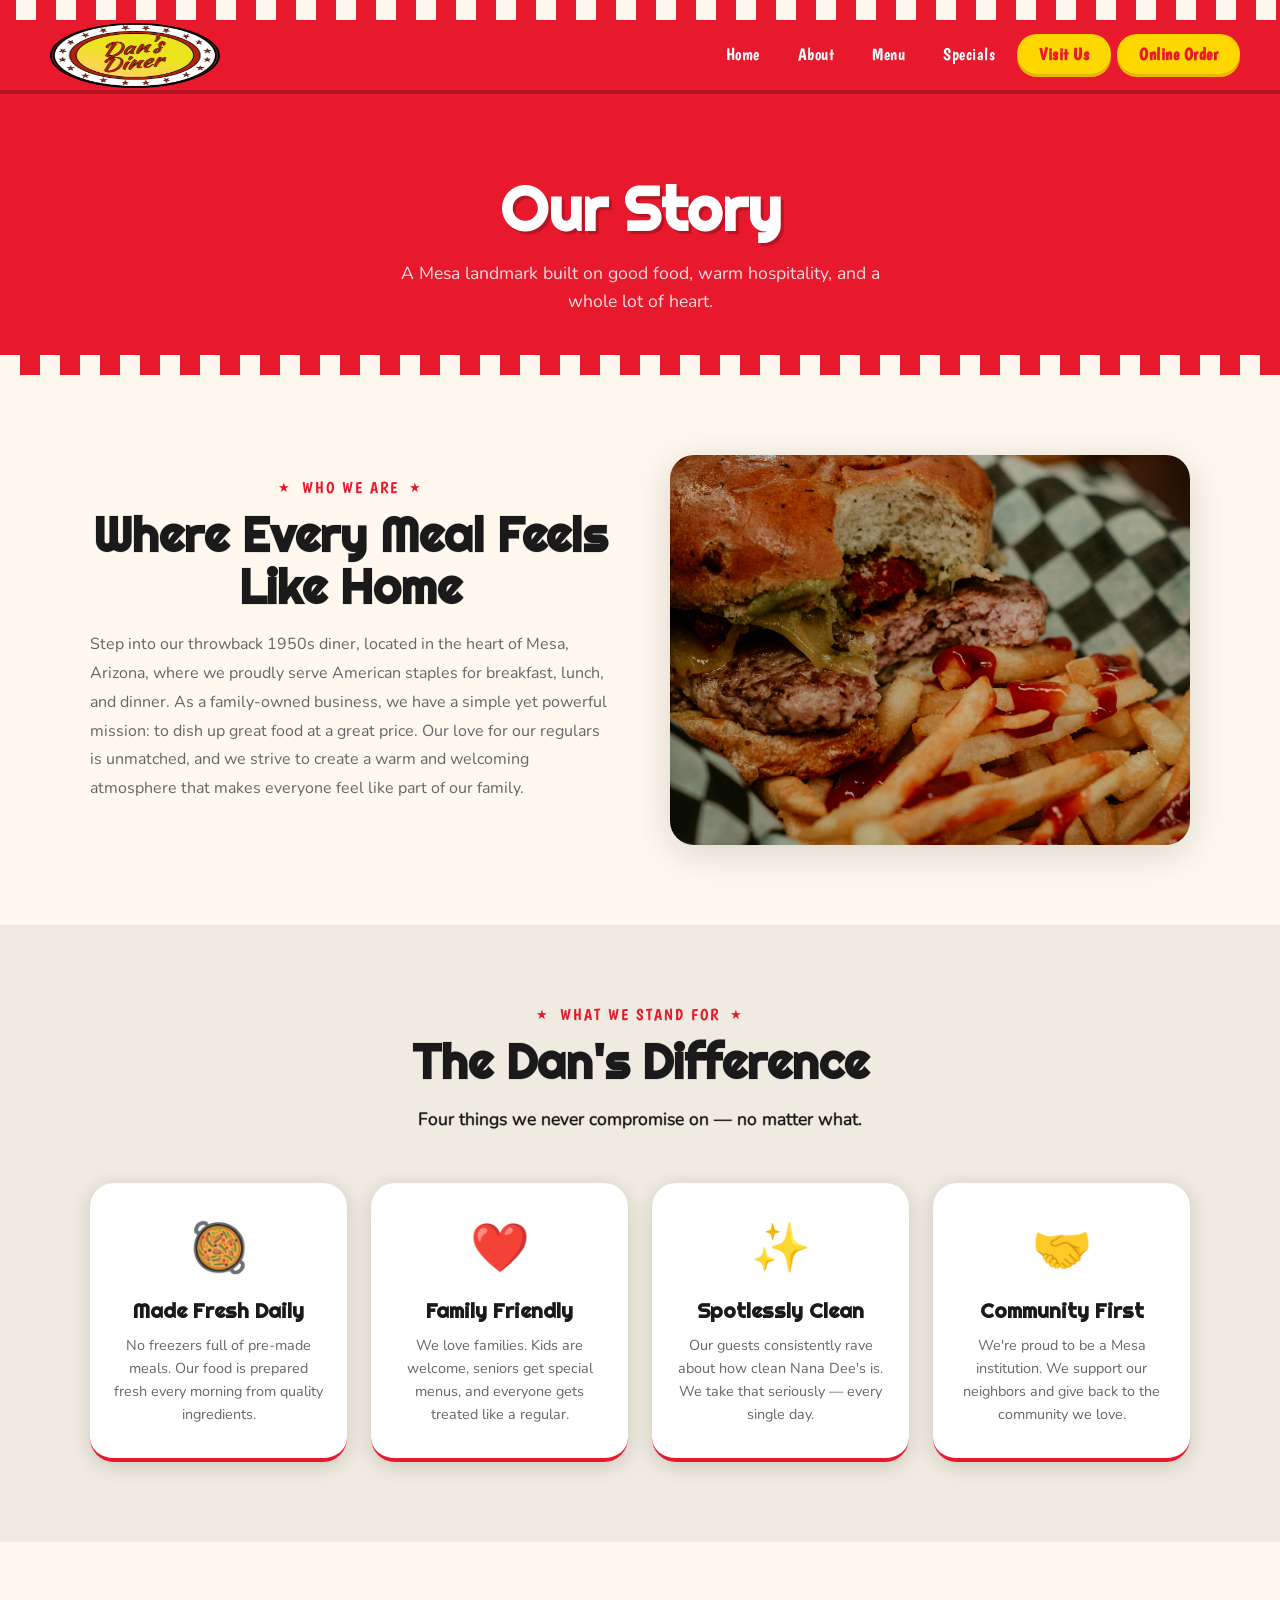
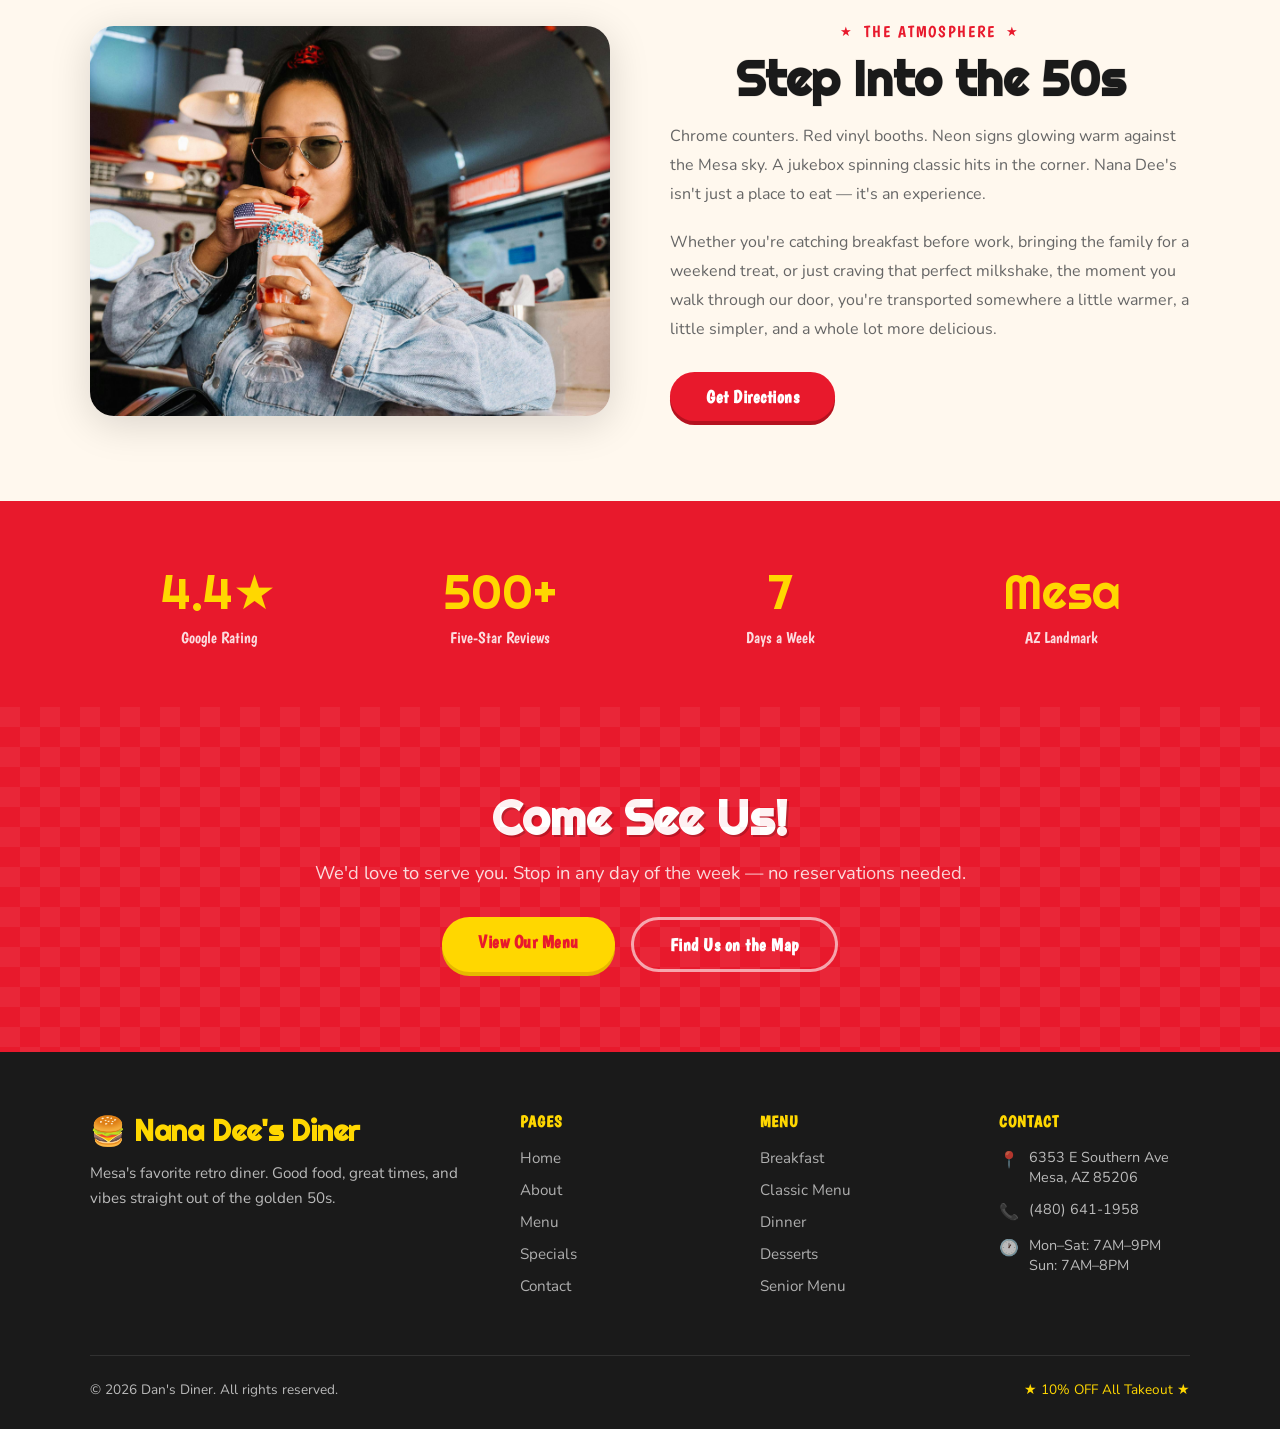
<file: about.html>
<!DOCTYPE html>
<html lang="en">
<head>
  <!-- Google tag (gtag.js) -->
<script async src="https://www.googletagmanager.com/gtag/js?id=G-YQJY8ZWJ82"></script>
<script>
  window.dataLayer = window.dataLayer || [];
  function gtag(){dataLayer.push(arguments);}
  gtag('js', new Date());
  gtag('config', 'G-YQJY8ZWJ82');
</script>
  <meta charset="UTF-8" />
  <meta name="viewport" content="width=device-width, initial-scale=1.0" />
  <title>About — Dan's Diner</title>
  <meta name="description" content="Learn about Dan's Diner — Mesa, AZ's favorite retro diner since 1990. Family owned, fresh food daily, and a true 50s experience.">
  <link rel="stylesheet" href="css/style.css" />
</head>
<body>

   <div class="checker-stripe"></div>

  <!-- NAV -->
  <nav class="nav">
    <div class="nav-inner">
  <a href="index.html" class="nav-logo"><img src="/dans-diner.png" alt="Dan's Diner" style="height:65px; width:200px; margin-left:-30px;"></a>
      <ul class="nav-links">
        <li><a href="index.html">Home</a></li>
        <li><a href="about.html">About</a></li>
        <li><a href="menu.html">Menu</a></li>
        <li><a href="specials.html">Specials</a></li>
        <li><a href="contact.html" class="nav-cta">Visit Us</a></li>
        <li><a href="online-orders.html" class="nav-cta">Online Order</a></li>
      </ul>
      <div class="hamburger" id="navToggle"><span></span><span></span><span></span></div>
    </div>
  </nav>


  <div class="page-hero">
    <h1>Our Story</h1>
    <p>A Mesa landmark built on good food, warm hospitality, and a whole lot of heart.</p>
  </div>

  <!-- STORY SECTION -->
  <section>
    <div class="section-inner">
     <div class="about-two-col">
  <div>
    <div class="section-label">Who We Are</div>
    <h2 class="section-title">Where Every Meal Feels Like Home</h2>
    <p style="color:var(--gray); line-height:1.8; margin-bottom:20px;">
      Step into our throwback 1950s diner, located in the heart of Mesa, Arizona, where we proudly serve American staples for breakfast, lunch, and dinner. As a family-owned business, we have a simple yet powerful mission: to dish up great food at a great price. Our love for our regulars is unmatched, and we strive to create a warm and welcoming atmosphere that makes everyone feel like part of our family.
    </p>
  </div>
  <div>
    <img src="/burger-and-fries.jpg"
      alt="Dan's Diner Interior"
      style="border-radius:24px; box-shadow:0 8px 40px rgba(0,0,0,0.15); width:100%; object-fit:cover; aspect-ratio:4/3;"
    />
  </div>
</div>
    </div>
  </section>

  <!-- VALUES -->
  <section style="background:var(--light-gray);">
    <div class="section-inner">
      <div class="section-label" style="justify-content:center;">What We Stand For</div>
      <h2 class="section-title" style="text-align:center;">The Dan's Difference</h2>
      <p class="section-subtitle" style="text-align:center; margin-left:auto; margin-right:auto;">Four things we never compromise on — no matter what.</p>

      <div class="about-values">
        <div class="value-card fade-up">
          <div class="value-icon">🥘</div>
          <h3>Made Fresh Daily</h3>
          <p>No freezers full of pre-made meals. Our food is prepared fresh every morning from quality ingredients.</p>
        </div>
        <div class="value-card fade-up" style="transition-delay:0.1s">
          <div class="value-icon">❤️</div>
          <h3>Family Friendly</h3>
          <p>We love families. Kids are welcome, seniors get special menus, and everyone gets treated like a regular.</p>
        </div>
        <div class="value-card fade-up" style="transition-delay:0.2s">
          <div class="value-icon">✨</div>
          <h3>Spotlessly Clean</h3>
          <p>Our guests consistently rave about how clean Nana Dee's is. We take that seriously — every single day.</p>
        </div>
        <div class="value-card fade-up" style="transition-delay:0.3s">
          <div class="value-icon">🤝</div>
          <h3>Community First</h3>
          <p>We're proud to be a Mesa institution. We support our neighbors and give back to the community we love.</p>
        </div>
      </div>
    </div>
  </section>
 
  <!-- ATMOSPHERE -->
  <section>
    <div class="section-inner">
      <div class="about-two-col">
        <div class="fade-up">
          <img src="/diner-milkshake.jpg"
            alt="Diner jukebox and retro decor"
            style="border-radius:24px; box-shadow:0 8px 40px rgba(0,0,0,0.15); width:100%; object-fit:cover; aspect-ratio:4/3;"
          />
        </div>
        <div class="fade-up" style="transition-delay:0.2s">
          <div class="section-label">The Atmosphere</div>
          <h2 class="section-title">Step Into the 50s</h2>
          <p style="color:var(--gray); line-height:1.8; margin-bottom:20px;">
            Chrome counters. Red vinyl booths. Neon signs glowing warm against the Mesa sky. A jukebox spinning classic hits in the corner. Nana Dee's isn't just a place to eat — it's an experience.
          </p>
          <p style="color:var(--gray); line-height:1.8; margin-bottom:28px;">
            Whether you're catching breakfast before work, bringing the family for a weekend treat, or just craving that perfect milkshake, the moment you walk through our door, you're transported somewhere a little warmer, a little simpler, and a whole lot more delicious.
          </p>
          <a href="contact.html" class="btn btn-red">Get Directions</a>
        </div>
      </div>
    </div>
  </section>

  <!-- STATS BANNER -->
  <div style="background:var(--red); padding:60px 24px;">
  <div class="stats-grid">
    <div class="fade-up">
      <div style="font-family:var(--font-display); font-size:3rem; color:var(--yellow);">4.4★</div>
      <div style="color:rgba(255,255,255,0.85); font-family:var(--font-accent); font-size:1rem; margin-top:6px;">Google Rating</div>
    </div>
    <div class="fade-up">
      <div style="font-family:var(--font-display); font-size:3rem; color:var(--yellow);">500+</div>
      <div style="color:rgba(255,255,255,0.85); font-family:var(--font-accent); font-size:1rem; margin-top:6px;">Five-Star Reviews</div>
    </div>
    <div class="fade-up">
      <div style="font-family:var(--font-display); font-size:3rem; color:var(--yellow);">7</div>
      <div style="color:rgba(255,255,255,0.85); font-family:var(--font-accent); font-size:1rem; margin-top:6px;">Days a Week</div>
    </div>
    <div class="fade-up">
      <div style="font-family:var(--font-display); font-size:3rem; color:var(--yellow);">Mesa</div>
      <div style="color:rgba(255,255,255,0.85); font-family:var(--font-accent); font-size:1rem; margin-top:6px;">AZ Landmark</div>
    </div>
  </div>
</div>

  <div class="cta-banner">
    <h2>Come See Us!</h2>
    <p>We'd love to serve you. Stop in any day of the week — no reservations needed.</p>
    <div style="display:flex; gap:16px; justify-content:center; flex-wrap:wrap;">
      <a href="menu.html" class="btn btn-primary">View Our Menu</a>
      <a href="contact.html" class="btn btn-outline">Find Us on the Map</a>
    </div>
  </div>

  <footer>
    <div class="footer-inner">
      <div class="footer-top">
        <div class="footer-brand">
          <h3>🍔 Nana Dee's Diner</h3>
          <p>Mesa's favorite retro diner. Good food, great times, and vibes straight out of the golden 50s.</p>
        </div>
        <div class="footer-col">
          <h4>Pages</h4>
          <ul>
            <li><a href="index.html">Home</a></li>
            <li><a href="about.html">About</a></li>
            <li><a href="menu.html">Menu</a></li>
            <li><a href="specials.html">Specials</a></li>
            <li><a href="contact.html">Contact</a></li>
          </ul>
        </div>
        <div class="footer-col">
          <h4>Menu</h4>
          <ul>
            <li><a href="menu.html#breakfast">Breakfast</a></li>
            <li><a href="menu.html#classic">Classic Menu</a></li>
            <li><a href="menu.html#dinner">Dinner</a></li>
            <li><a href="menu.html#dessert">Desserts</a></li>
            <li><a href="menu.html#senior">Senior Menu</a></li>
          </ul>
        </div>
        <div class="footer-col">
          <h4>Contact</h4>
          <div class="footer-contact-item"><span>📍</span><span>6353 E Southern Ave<br>Mesa, AZ 85206</span></div>
          <div class="footer-contact-item"><span>📞</span><span>(480) 641-1958</span></div>
          <div class="footer-contact-item"><span>🕐</span><span>Mon–Sat: 7AM–9PM<br>Sun: 7AM–8PM</span></div>
        </div>
      </div>
      <div class="footer-bottom">
        <span>© 2026 Dan's Diner. All rights reserved.</span>
        <span style="color: var(--yellow);">★ 10% OFF All Takeout ★</span>
      </div>
    </div>
  </footer>
<button class="back-to-top" id="backToTop" aria-label="Back to top">
  <img src="/back-to-top.png" alt="back to top" style="width:44px; height:50px; display:block;">
</button>
  <script src="js/main.js"></script>
</body>
</html>
</file>
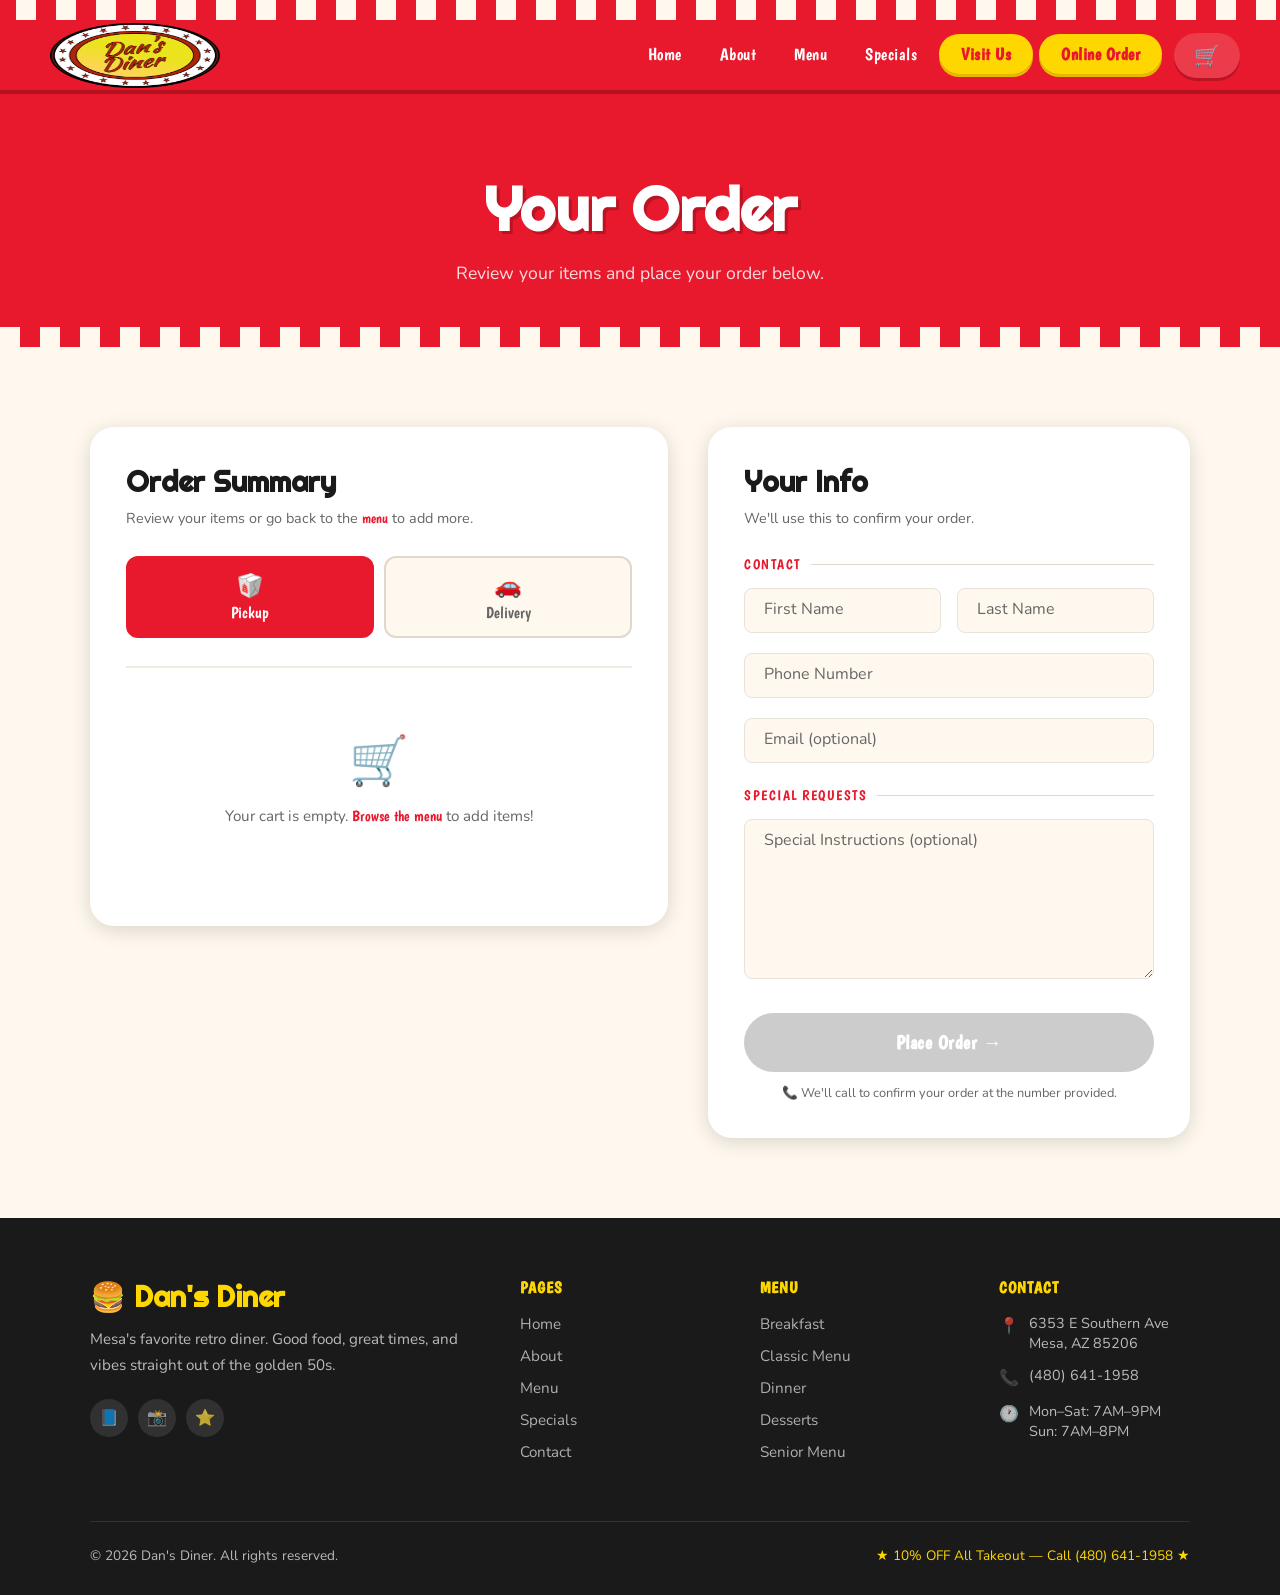
<file: checkout.html>
<!DOCTYPE html>
<html lang="en">
<head>
  <!-- Google tag (gtag.js) -->
<script async src="https://www.googletagmanager.com/gtag/js?id=G-YQJY8ZWJ82"></script>
<script>
  window.dataLayer = window.dataLayer || [];
  function gtag(){dataLayer.push(arguments);}
  gtag('js', new Date());
  gtag('config', 'G-YQJY8ZWJ82');
</script>
  <meta charset="UTF-8" />
  <meta name="viewport" content="width=device-width, initial-scale=1.0" />
  <title>Checkout — Dan's Diner</title>
  <link rel="stylesheet" href="css/style.css" />
</head>
<body>

  <div class="checker-stripe"></div>

  <nav class="nav">
    <div class="nav-inner">
      <a href="index.html" class="nav-logo"><img src="/dans-diner.png" alt="Dan's Diner" style="height:65px; width:200px; margin-left:-30px;"></a>
      <div style="display:flex; align-items:center; gap:12px;">
        <ul class="nav-links">
          <li><a href="index.html">Home</a></li>
          <li><a href="about.html">About</a></li>
          <li><a href="menu.html">Menu</a></li>
          <li><a href="specials.html">Specials</a></li>
          <li><a href="contact.html" class="nav-cta">Visit Us</a></li>
          <li><a href="online-orders.html" class="nav-cta">Online Order</a></li>
        </ul>
        <div class="hamburger" id="navToggle"><span></span><span></span><span></span></div>
        <a href="checkout.html" class="cart-icon" id="cartBtn">
          🛒 <span class="cart-count" id="cartCount">0</span>
        </a>
      </div>
    </div>
  </nav>

  <div class="page-hero">
    <h1>Your Order</h1>
    <p>Review your items and place your order below.</p>
  </div>

  <section>
    <div class="section-inner">
      <div class="checkout-grid">

        <!-- LEFT: Order Summary -->
        <div class="order-summary">
          <h2>Order Summary</h2>
          <p class="order-summary-subtitle">Review your items or go back to the <a href="menu.html" style="color:var(--red); font-family:var(--font-accent);">menu</a> to add more.</p>

          <!-- Pickup / Delivery Toggle -->
          <div class="order-type-toggle">
            <button class="order-type-btn active" id="pickupBtn" onclick="setOrderType('pickup')">
              <span>🥡</span> Pickup
            </button>
            <button class="order-type-btn" id="deliveryBtn" onclick="setOrderType('delivery')">
              <span>🚗</span> Delivery
            </button>
          </div>

          <div class="discount-badge" id="discountBadge">
            🎉 10% takeout discount applied automatically!
          </div>

          <!-- Cart Items -->
          <div class="cart-items" id="cartItems">
            <div class="cart-empty">
              <div class="cart-empty-icon">🛒</div>
              <p>Your cart is empty. <a href="menu.html">Browse the menu</a> to add items!</p>
            </div>
          </div>

          <!-- Totals -->
          <div class="order-totals" id="orderTotals" style="display:none;">
            <div class="total-row">
              <span>Subtotal</span>
              <span id="subtotalVal">$0.00</span>
            </div>
            <div class="total-row discount" id="discountRow" style="display:none;">
              <span>10% Pickup Discount</span>
              <span id="discountVal">-$0.00</span>
            </div>
            <div class="total-row grand">
              <span>Total</span>
              <span id="totalVal">$0.00</span>
            </div>
          </div>
        </div>

        <!-- RIGHT: Customer Info -->
        <div class="customer-form">
          <h2>Your Info</h2>
          <p class="customer-form-subtitle">We'll use this to confirm your order.</p>

          <div class="section-divider">Contact</div>

          <div class="form-row">
            <div class="float-field">
              <input type="text" id="firstName" name="first_name" placeholder=" " required />
              <label for="firstName">First Name</label>
            </div>
            <div class="float-field">
              <input type="text" id="lastName" name="last_name" placeholder=" " required />
              <label for="lastName">Last Name</label>
            </div>
          </div>

          <div class="float-field">
            <input type="tel" id="phone" name="phone" placeholder=" " required />
            <label for="phone">Phone Number</label>
          </div>

          <div class="float-field">
            <input type="email" id="email" name="email" placeholder=" " />
            <label for="email">Email (optional)</label>
          </div>

          <!-- Delivery Address (shown only for delivery) -->
          <div class="delivery-fields" id="deliveryFields">
            <div class="section-divider">Delivery Address</div>
            <div class="float-field">
              <input type="text" id="address" name="address" placeholder=" " />
              <label for="address">Street Address</label>
            </div>
            <div class="form-row">
              <div class="float-field">
                <input type="text" id="city" name="city" placeholder=" " />
                <label for="city">City</label>
              </div>
              <div class="float-field">
                <input type="text" id="zip" name="zip" placeholder=" " />
                <label for="zip">ZIP Code</label>
              </div>
            </div>
          </div>

          <div class="section-divider">Special Requests</div>

          <div class="float-field">
            <textarea id="notes" name="notes" placeholder=" "></textarea>
            <label for="notes">Special Instructions (optional)</label>
          </div>

          <button class="place-order-btn" id="placeOrderBtn" onclick="placeOrder()">
            Place Order →
          </button>
          <p class="secure-note">📞 We'll call to confirm your order at the number provided.</p>
        </div>

      </div>
    </div>
  </section>

  <footer>
    <div class="footer-inner">
      <div class="footer-top">
        <div class="footer-brand">
          <h3>🍔 Dan's Diner</h3>
          <p>Mesa's favorite retro diner. Good food, great times, and vibes straight out of the golden 50s.</p>
          <div class="footer-social">
            <div class="social-btn">📘</div>
            <div class="social-btn">📸</div>
            <div class="social-btn">⭐</div>
          </div>
        </div>
        <div class="footer-col">
          <h4>Pages</h4>
          <ul>
            <li><a href="index.html">Home</a></li>
            <li><a href="about.html">About</a></li>
            <li><a href="menu.html">Menu</a></li>
            <li><a href="specials.html">Specials</a></li>
            <li><a href="contact.html">Contact</a></li>
          </ul>
        </div>
        <div class="footer-col">
          <h4>Menu</h4>
          <ul>
            <li><a href="menu.html#breakfast">Breakfast</a></li>
            <li><a href="menu.html#classic">Classic Menu</a></li>
            <li><a href="menu.html#dinner">Dinner</a></li>
            <li><a href="menu.html#dessert">Desserts</a></li>
            <li><a href="menu.html#senior">Senior Menu</a></li>
          </ul>
        </div>
        <div class="footer-col">
          <h4>Contact</h4>
          <div class="footer-contact-item"><span>📍</span><span>6353 E Southern Ave<br>Mesa, AZ 85206</span></div>
          <div class="footer-contact-item"><span>📞</span><span>(480) 641-1958</span></div>
          <div class="footer-contact-item"><span>🕐</span><span>Mon–Sat: 7AM–9PM<br>Sun: 7AM–8PM</span></div>
        </div>
      </div>
      <div class="footer-bottom">
        <span>© 2026 Dan's Diner. All rights reserved.</span>
        <span style="color: var(--yellow);">★ 10% OFF All Takeout — Call (480) 641-1958 ★</span>
      </div>
    </div>
  </footer>

  <script src="js/main.js"></script>
  <script src="js/cart.js"></script>
  <script>
    let orderType = 'pickup';

    function setOrderType(type) {
      orderType = type;
      document.getElementById('pickupBtn').classList.toggle('active', type === 'pickup');
      document.getElementById('deliveryBtn').classList.toggle('active', type === 'delivery');
      document.getElementById('deliveryFields').classList.toggle('visible', type === 'delivery');
      renderCart();
    }

    function renderCart() {
      const items = Cart.items;
      const container = document.getElementById('cartItems');
      const totalsEl = document.getElementById('orderTotals');
      const discountBadge = document.getElementById('discountBadge');
      const discountRow = document.getElementById('discountRow');

      if (!items || items.length === 0) {
        container.innerHTML = `
          <div class="cart-empty">
            <div class="cart-empty-icon">🛒</div>
            <p>Your cart is empty. <a href="menu.html">Browse the menu</a> to add items!</p>
          </div>`;
        totalsEl.style.display = 'none';
        document.getElementById('placeOrderBtn').disabled = true;
        discountBadge.classList.remove('visible');
        return;
      }

      document.getElementById('placeOrderBtn').disabled = false;
      totalsEl.style.display = 'block';

      container.innerHTML = items.map(item => `
        <div class="cart-line">
          <div class="cart-line-name">${item.name}</div>
          <div class="cart-line-qty">
            <button class="qty-btn" onclick="changeQty('${item.id}', -1)">−</button>
            <span class="qty-num">${item.qty}</span>
            <button class="qty-btn" onclick="changeQty('${item.id}', 1)">+</button>
          </div>
          <div class="cart-line-price">$${(item.price * item.qty).toFixed(2)}</div>
        </div>
      `).join('');

      const subtotal = Cart.total();
      const isPickup = orderType === 'pickup';
      const discount = isPickup ? subtotal * 0.10 : 0;
      const total = subtotal - discount;

      document.getElementById('subtotalVal').textContent = `$${subtotal.toFixed(2)}`;
      document.getElementById('discountVal').textContent = `-$${discount.toFixed(2)}`;
      document.getElementById('totalVal').textContent = `$${total.toFixed(2)}`;

      discountRow.style.display = isPickup ? 'flex' : 'none';
      discountBadge.classList.toggle('visible', isPickup);
    }

    function changeQty(id, delta) {
      Cart.updateQty(id, delta);
      renderCart();
    }

    function placeOrder() {
      const firstName = document.getElementById('firstName').value.trim();
      const phone = document.getElementById('phone').value.trim();

      if (!firstName || !phone) {
        alert('Please enter your name and phone number before placing your order.');
        return;
      }

      if (Cart.items.length === 0) {
        alert('Your cart is empty!');
        return;
      }

      // Build order summary string for thank you page
      const items = Cart.items.map(i => `${i.qty}x ${i.name} ($${(i.price * i.qty).toFixed(2)})`).join(', ');
      const subtotal = Cart.total();
      const discount = orderType === 'pickup' ? subtotal * 0.10 : 0;
      const total = subtotal - discount;
      const lastName = document.getElementById('lastName').value.trim();
      const email = document.getElementById('email').value.trim();

      // Save order info to sessionStorage for thank you page
      sessionStorage.setItem('dinerOrder', JSON.stringify({
        name: `${firstName} ${lastName}`.trim(),
        phone,
        email,
        orderType,
        items,
        total: total.toFixed(2),
        discount: discount.toFixed(2)
      }));

      Cart.clear();
      window.location.href = 'thankyou.html';
    }

    // Init
    renderCart();
  </script>
</body>
</html>
</file>
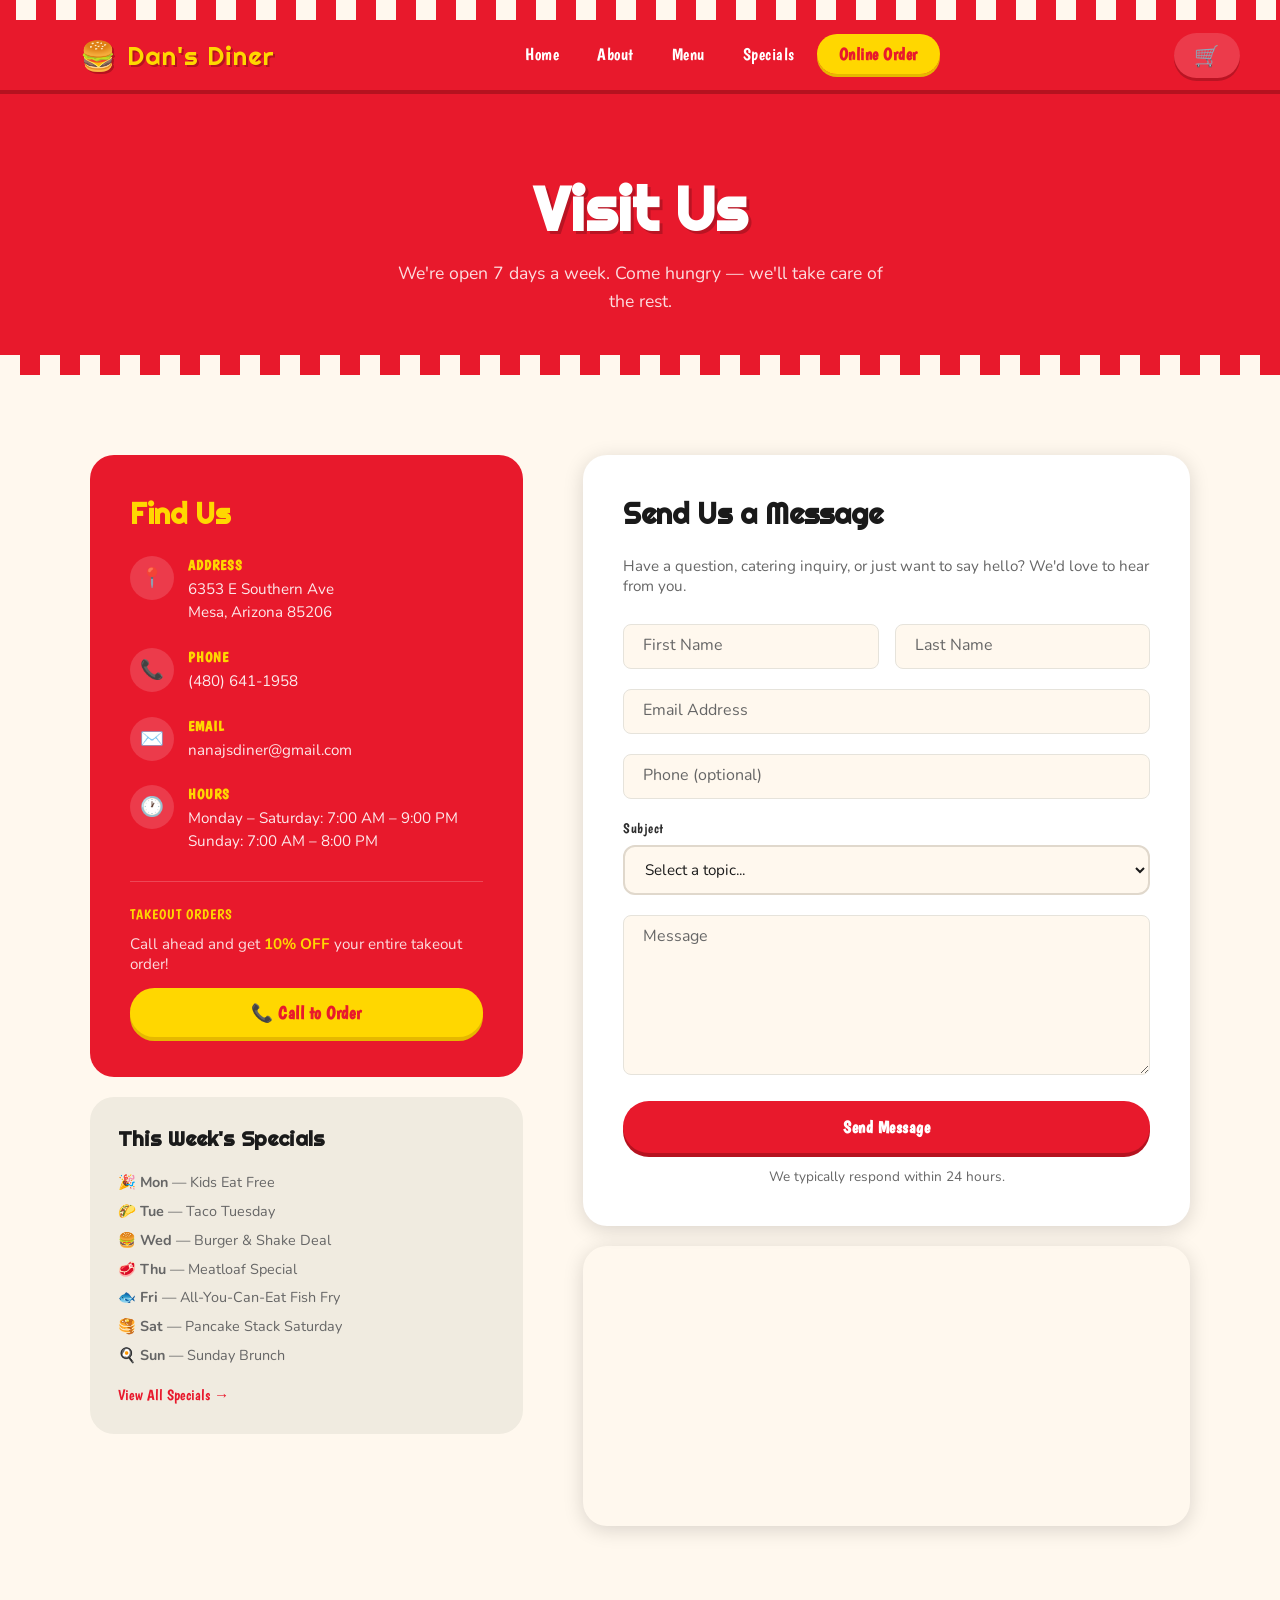
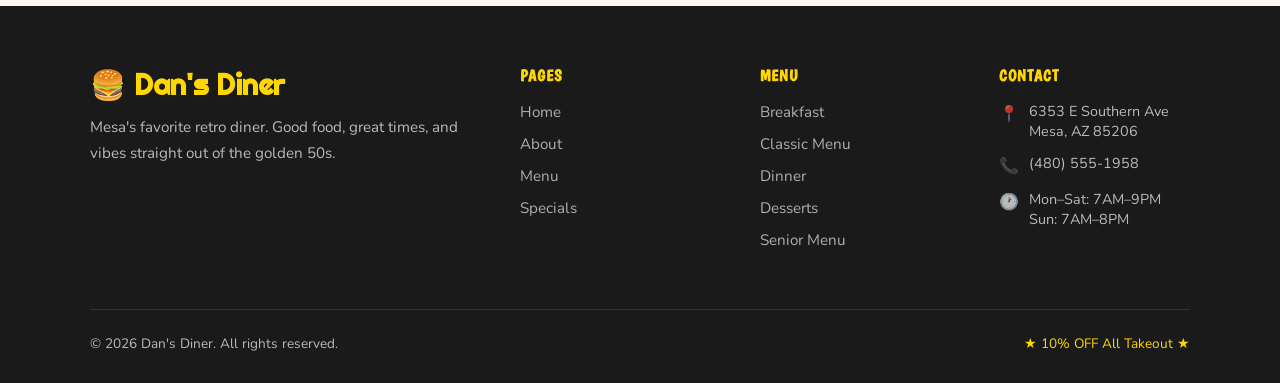
<file: contact.html>
<!DOCTYPE html>
<html lang="en">
<head>
  <!-- Google tag (gtag.js) -->
<script async src="https://www.googletagmanager.com/gtag/js?id=G-YQJY8ZWJ82"></script>
<script>
  window.dataLayer = window.dataLayer || [];
  function gtag(){dataLayer.push(arguments);}
  gtag('js', new Date());
  gtag('config', 'G-YQJY8ZWJ82');
</script>
  <meta charset="UTF-8" />
  <meta name="viewport" content="width=device-width, initial-scale=1.0" />
  <meta name="description" content="Visit Dan's Diner at 6353 E Southern Ave, Mesa AZ 85206. Open 7 days a week. Call (480) 641-1958 or send us a message.">
  <title>Contact & Hours — Nana Dee's Diner</title>
  <link rel="stylesheet" href="css/style.css" />
</head>
<body>

  <div class="checker-stripe"></div>

  <nav class="nav">
    <div class="nav-inner">
      <a href="index.html" class="nav-logo"><span>🍔</span> Dan's Diner</a>
      <ul class="nav-links">
        <li><a href="index.html">Home</a></li>
        <li><a href="about.html">About</a></li>
        <li><a href="menu.html">Menu</a></li>
        <li><a href="specials.html">Specials</a></li>
        <li><a href="online-orders.html" class="nav-cta">Online Order</a></li>
      </ul>
      <div class="hamburger"><span></span><span></span><span></span></div>
        <a href="checkout.html" class="cart-icon" id="cartBtn">
        🛒 <span class="cart-count" id="cartCount">0</span>
      </a>
    </div>
  </nav>

  <div class="page-hero">
    <h1>Visit Us</h1>
    <p>We're open 7 days a week. Come hungry — we'll take care of the rest.</p>
  </div>

  <section>
    <div class="section-inner">
      <div class="contact-grid">

        <!-- LEFT: Contact Info -->
        <div class="fade-up">
          <div class="contact-info-card">
            <h3>Find Us</h3>

            <div class="contact-detail">
              <div class="contact-detail-icon">📍</div>
              <div class="contact-detail-text">
                <h4>Address</h4>
                <p>6353 E Southern Ave<br>Mesa, Arizona 85206</p>
              </div>
            </div>

            <div class="contact-detail">
              <div class="contact-detail-icon">📞</div>
              <div class="contact-detail-text">
                <h4>Phone</h4>
                <p><a href="tel:+14806411958" style="color:inherit;">(480) 641-1958</a></p>
              </div>
            </div>

            <div class="contact-detail">
              <div class="contact-detail-icon">✉️</div>
              <div class="contact-detail-text">
                <h4>Email</h4>
                <p><a href="mailto:nanajsdiner@gmail.com" style="color:inherit;">nanajsdiner@gmail.com</a></p>
              </div>
            </div>

            <div class="contact-detail">
              <div class="contact-detail-icon">🕐</div>
              <div class="contact-detail-text">
                <h4>Hours</h4>
                <p>Monday – Saturday: 7:00 AM – 9:00 PM<br>Sunday: 7:00 AM – 8:00 PM</p>
              </div>
            </div>

            <div style="margin-top:28px; padding-top:24px; border-top:1px solid rgba(255,255,255,0.2);">
              <div style="font-family:var(--font-accent); font-size:0.85rem; color:var(--yellow); letter-spacing:1px; text-transform:uppercase; margin-bottom:12px;">Takeout Orders</div>
              <p style="font-size:0.95rem; color:rgba(255,255,255,0.85); margin-bottom:14px;">Call ahead and get <strong style="color:var(--yellow);">10% OFF</strong> your entire takeout order!</p>
              <a href="tel:+14806411958" class="btn btn-primary" style="display:block; text-align:center;">📞 Call to Order</a>
            </div>
          </div>

          <!-- Hours Card -->
          <div style="background:var(--light-gray); border-radius:var(--radius-lg); padding:28px; margin-top:20px;">
            <h4 style="font-family:var(--font-display); font-size:1.3rem; margin-bottom:16px; color:var(--black);">This Week's Specials</h4>
            <div style="font-size:0.9rem; color:var(--gray); line-height:2;">
              <div>🎉 <strong>Mon</strong> — Kids Eat Free</div>
              <div>🌮 <strong>Tue</strong> — Taco Tuesday</div>
              <div>🍔 <strong>Wed</strong> — Burger & Shake Deal</div>
              <div>🥩 <strong>Thu</strong> — Meatloaf Special</div>
              <div>🐟 <strong>Fri</strong> — All-You-Can-Eat Fish Fry</div>
              <div>🥞 <strong>Sat</strong> — Pancake Stack Saturday</div>
              <div>🍳 <strong>Sun</strong> — Sunday Brunch</div>
            </div>
            <a href="specials.html" style="display:inline-block; margin-top:16px; font-family:var(--font-accent); color:var(--red); font-size:0.95rem;">View All Specials →</a>
          </div>
        </div>

        <!-- RIGHT: Contact Form + Map -->
        <div class="fade-up" style="transition-delay:0.2s">
          <div class="contact-form">
            <h3>Send Us a Message</h3>
            <p style="color:var(--gray); margin-bottom:28px; font-size:0.95rem;">Have a question, catering inquiry, or just want to say hello? We'd love to hear from you.</p>
            <form target="_blank" action="https://formsubmit.co/evostudiosllc@gmail.com" method="POST">
         <!-- hidden fields -->
            <input type="hidden" name="_subject" value="New Message — Dan's Diner">
            <input type="hidden" name="_captcha" value="false">

            <div class="form-row">
              <div class="float-field">
                <input type="text" name="first_name" placeholder=" " />
                <label>First Name</label>
              </div>
              <div class="float-field">
                <input type="text" name="last_name" placeholder=" " />
                <label>Last Name</label>
              </div>
            </div>

            <div class="float-field">
              <input type="email" name="email_address" placeholder=" " />
              <label>Email Address</label> 
            </div>

            <div class="float-field">
              <input type="tel" name="phone" placeholder=" " />
              <label>Phone (optional)</label>
            </div>

            <div class="form-group">
              <label>Subject</label>
              <select name="subject">
                <option value="">Select a topic...</option>
                <option>General Question</option>
                <option>Catering Inquiry</option>
                <option>Group Reservation</option>
                <option>Feedback</option>
                <option>Employment</option>
                <option>Other</option>
              </select>
            </div>

            <div class="float-field">
              <textarea name="message" placeholder=" "></textarea>
              <label>Message</label>
            </div>

            <button  type="submit" class="btn btn-red" style="width:100%; font-size:1.05rem; padding:16px;">Send Message</button>
            <p style="text-align:center; margin-top:14px; font-size:0.85rem; color:var(--gray);">We typically respond within 24 hours.</p>
          </form>
          </div>

          <!-- Map Embed -->
          <div style="margin-top:20px; border-radius:var(--radius-lg); overflow:hidden; box-shadow:var(--shadow);">
            <iframe
              src="https://www.google.com/maps/embed?pb=!1m18!1m12!1m3!1d3330.5!2d-111.7265!3d33.3804!2m3!1f0!2f0!3f0!3m2!1i1024!2i768!4f13.1!3m3!1m2!1s0x872ba6f09f8b8db5%3A0x1a2b3c4d5e6f7a8b!2s6353%20E%20Southern%20Ave%2C%20Mesa%2C%20AZ%2085206!5e0!3m2!1sen!2sus!4v1234567890"
              width="100%"
              height="280"
              style="border:0; display:block;"
              allowfullscreen=""
              loading="lazy"
              referrerpolicy="no-referrer-when-downgrade"
              title="Nana Dee's Diner Location"
            ></iframe>
          </div>
        </div>

      </div>
    </div>
  </section>

  <footer>
    <div class="footer-inner">
      <div class="footer-top">
        <div class="footer-brand">
          <h3>🍔 Dan's Diner</h3>
          <p>Mesa's favorite retro diner. Good food, great times, and vibes straight out of the golden 50s.</p>
        </div>
        <div class="footer-col">
          <h4>Pages</h4>
          <ul>
            <li><a href="index.html">Home</a></li>
            <li><a href="about.html">About</a></li>
            <li><a href="menu.html">Menu</a></li>
            <li><a href="specials.html">Specials</a></li>
          </ul>
        </div>
        <div class="footer-col">
          <h4>Menu</h4>
          <ul>
            <li><a href="menu.html#breakfast">Breakfast</a></li>
            <li><a href="menu.html#classic">Classic Menu</a></li>
            <li><a href="menu.html#dinner">Dinner</a></li>
            <li><a href="menu.html#dessert">Desserts</a></li>
            <li><a href="menu.html#senior">Senior Menu</a></li>
          </ul>
        </div>
        <div class="footer-col">
          <h4>Contact</h4>
          <div class="footer-contact-item"><span>📍</span><span>6353 E Southern Ave<br>Mesa, AZ 85206</span></div>
          <div class="footer-contact-item"><span>📞</span><span>(480) 555-1958</span></div>
          <div class="footer-contact-item"><span>🕐</span><span>Mon–Sat: 7AM–9PM<br>Sun: 7AM–8PM</span></div>
        </div>
      </div>
      <div class="footer-bottom">
        <span>© 2026 Dan's Diner. All rights reserved.</span>
        <span style="color: var(--yellow);">★ 10% OFF All Takeout ★</span>
      </div>
    </div>
  </footer>

  <script src="js/main.js"></script>
  <script src="js/cart.js"></script>
</body>
</html>
</file>
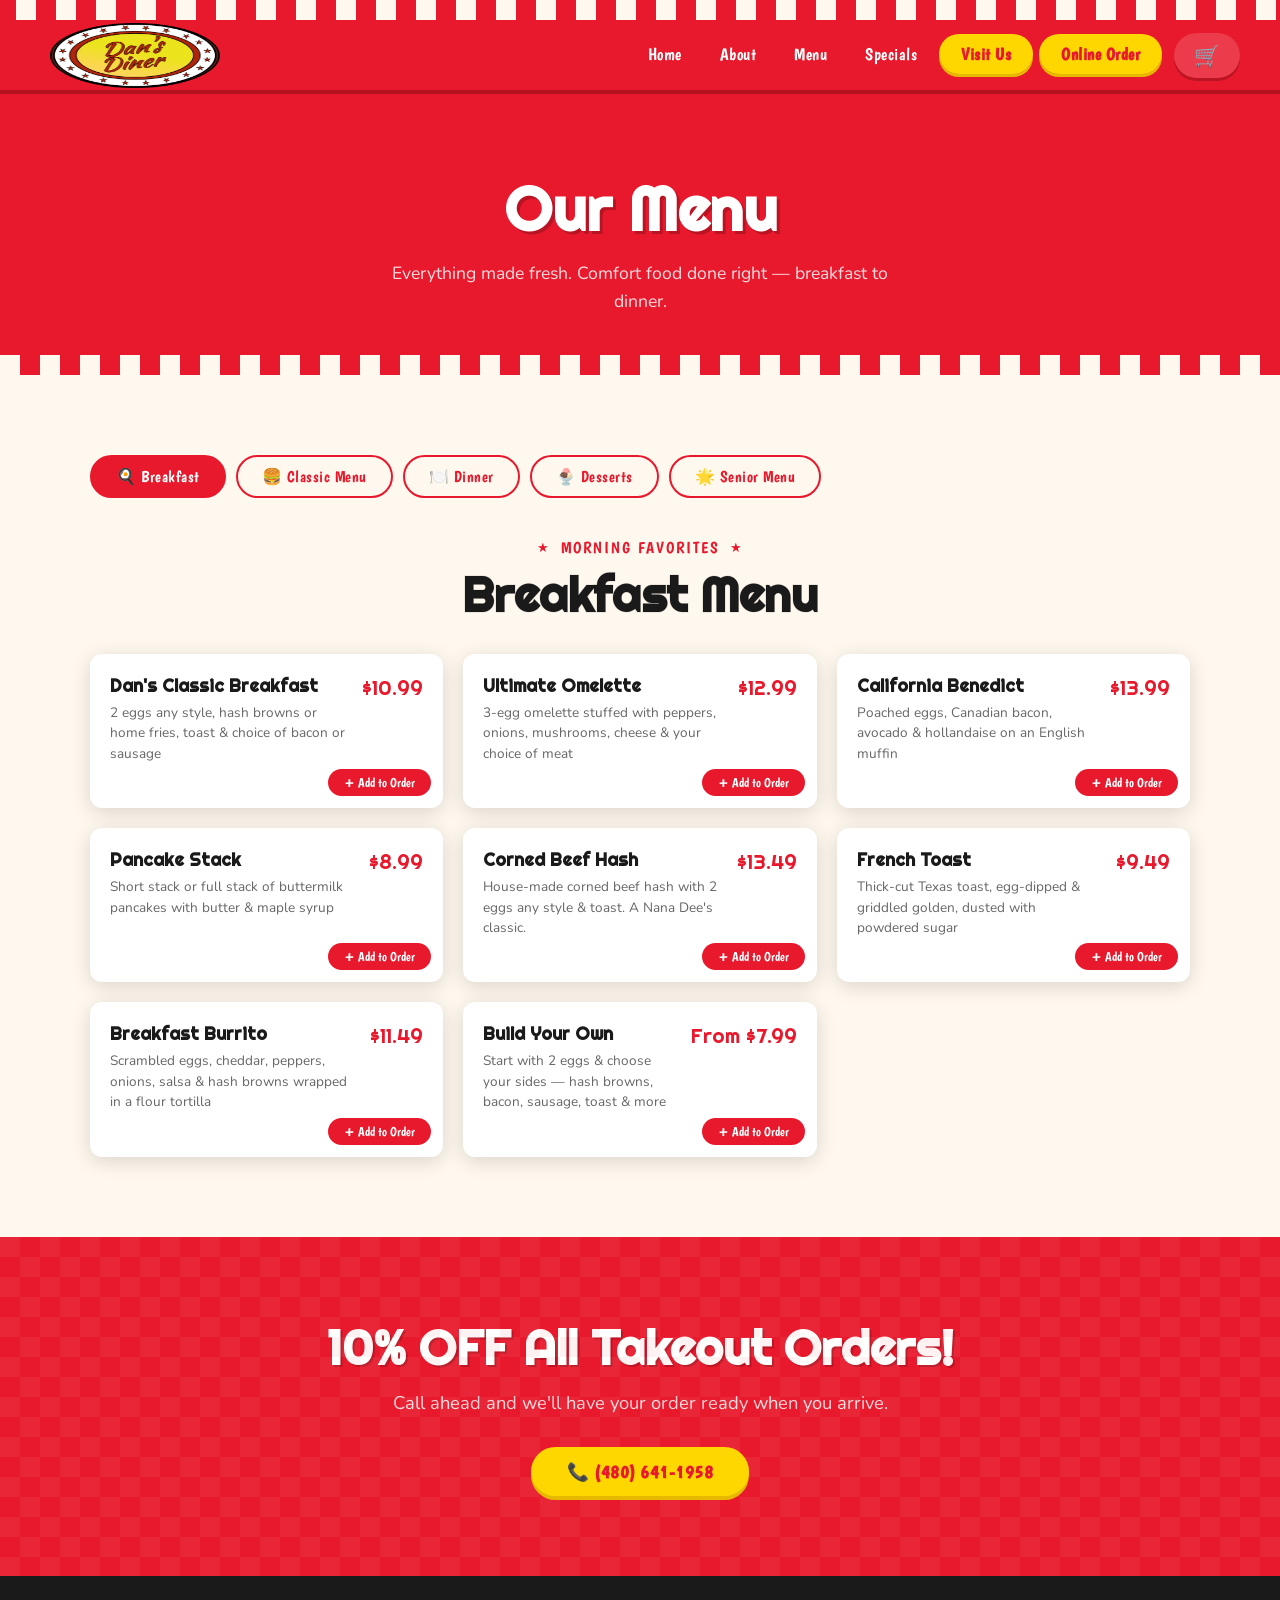
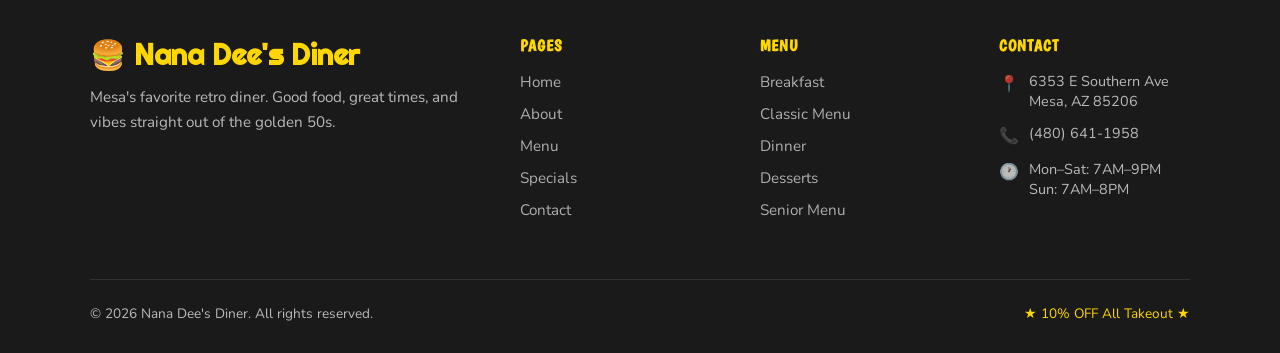
<file: menu.html>
<!DOCTYPE html>
<html lang="en">
<head>
  <!-- Google tag (gtag.js) -->
<script async src="https://www.googletagmanager.com/gtag/js?id=G-YQJY8ZWJ82"></script>
<script>
  window.dataLayer = window.dataLayer || [];
  function gtag(){dataLayer.push(arguments);}
  gtag('js', new Date());
  gtag('config', 'G-YQJY8ZWJ82');
</script>
  <meta charset="UTF-8" />
  <meta name="viewport" content="width=device-width, initial-scale=1.0" />
  <title>Dan's Diner — Vintage Restaurant in Mesa, AZ</title>
<meta name="description" content="Browse Dan's Diner full menu — breakfast, lunch, dinner, desserts & senior menu. Classic 50s comfort food in Mesa, AZ.">
  <link rel="stylesheet" href="css/style.css" />
</head>
<body>

  <div class="checker-stripe"></div>

 <nav class="nav">
  <div class="nav-inner">
    <a href="index.html" class="nav-logo"><img src="/dans-diner.png" alt="Dan's Diner" style="height:65px; width:200px; margin-left:-30px;"></a>
    <div style="display:flex; align-items:center; gap:12px;">
      <ul class="nav-links">
        <li><a href="index.html">Home</a></li>
        <li><a href="about.html">About</a></li>
        <li><a href="menu.html">Menu</a></li>
        <li><a href="specials.html">Specials</a></li>
        <li><a href="contact.html" class="nav-cta">Visit Us</a></li>
        <li><a href="online-orders.html" class="nav-cta">Online Order</a></li>
      </ul>
      <div class="hamburger" id="navToggle"><span></span><span></span><span></span></div>
      <a href="checkout.html" class="cart-icon" id="cartBtn">
        🛒 <span class="cart-count" id="cartCount">0</span>
      </a>
    </div>
  </div>
</nav>
  <div class="page-hero">
    <h1>Our Menu</h1>
    <p>Everything made fresh. Comfort food done right — breakfast to dinner.</p>
  </div>

  <section>
    <div class="section-inner">

      <div class="menu-tabs">
        <button class="menu-tab active" data-tab="breakfast">🍳 Breakfast</button>
        <button class="menu-tab" data-tab="classic">🍔 Classic Menu</button>
        <button class="menu-tab" data-tab="dinner">🍽️ Dinner</button>
        <button class="menu-tab" data-tab="dessert">🍨 Desserts</button>
        <button class="menu-tab" data-tab="senior">🌟 Senior Menu</button>
      </div>

      <!-- BREAKFAST -->
      <div id="breakfast" class="menu-section">
        <div class="section-label">Morning Favorites</div>
        <h2 class="section-title" style="margin-bottom:32px;">Breakfast Menu</h2>
        <div class="menu-items-grid">
          <div class="menu-item"><div class="menu-item-info"><h3>Dan's Classic Breakfast</h3><p>2 eggs any style, hash browns or home fries, toast & choice of bacon or sausage</p></div><div class="menu-item-price">$10.99</div>
          <button class="add-to-cart-btn" data-name="Dan's Classic Breakfast" data-price="10.99">+ Add to Order</button>
        </div>
          <div class="menu-item"><div class="menu-item-info"><h3>Ultimate Omelette</h3><p>3-egg omelette stuffed with peppers, onions, mushrooms, cheese & your choice of meat</p></div><div class="menu-item-price">$12.99</div>
          <button class="add-to-cart-btn" data-name="Ultimate Omelette" data-price="12.99">+ Add to Order</button>
        </div>
          <div class="menu-item"><div class="menu-item-info"><h3>California Benedict</h3><p>Poached eggs, Canadian bacon, avocado & hollandaise on an English muffin</p></div><div class="menu-item-price">$13.99</div>
          <button class="add-to-cart-btn" data-name="California Benedict" data-price="13.99">+ Add to Order</button>
        </div>
          <div class="menu-item"><div class="menu-item-info"><h3>Pancake Stack</h3><p>Short stack or full stack of buttermilk pancakes with butter & maple syrup</p></div><div class="menu-item-price">$8.99</div>
          <button class="add-to-cart-btn" data-name="Pancake Stack" data-price="8.99">+ Add to Order</button>
        </div>
          <div class="menu-item"><div class="menu-item-info"><h3>Corned Beef Hash</h3><p>House-made corned beef hash with 2 eggs any style & toast. A Nana Dee's classic.</p></div><div class="menu-item-price">$13.49</div>
          <button class="add-to-cart-btn" data-name="Corned Beef Hash" data-price="13.49">+ Add to Order</button>
        </div>
          <div class="menu-item"><div class="menu-item-info"><h3>French Toast</h3><p>Thick-cut Texas toast, egg-dipped & griddled golden, dusted with powdered sugar</p></div><div class="menu-item-price">$9.49</div>
          <button class="add-to-cart-btn" data-name="French Toast" data-price="9.49">+ Add to Order</button>
        </div>
          <div class="menu-item"><div class="menu-item-info"><h3>Breakfast Burrito</h3><p>Scrambled eggs, cheddar, peppers, onions, salsa & hash browns wrapped in a flour tortilla</p></div><div class="menu-item-price">$11.49</div>
          <button class="add-to-cart-btn" data-name="Breakfast Burrito" data-price="11.49">+ Add to Order</button>
        </div>
          <div class="menu-item"><div class="menu-item-info"><h3>Build Your Own</h3><p>Start with 2 eggs & choose your sides — hash browns, bacon, sausage, toast & more</p></div><div class="menu-item-price">From $7.99</div>
          <button class="add-to-cart-btn" data-name="Build Your Own" data-price="7.99">+ Add to Order</button>
        </div>
        </div>
      </div>

      <!-- CLASSIC -->
      <div id="classic" class="menu-section" style="display:none;">
        <div class="section-label">Lunch & All-Day Classics</div>
        <h2 class="section-title" style="margin-bottom:32px;">Classic Menu</h2>
        <div class="menu-items-grid">
          <div class="menu-item"><div class="menu-item-info"><h3>Dan's Classic Burger</h3><p>1/2 lb. beef patty, lettuce, tomato, onion, pickles on a brioche bun with fries</p></div><div class="menu-item-price">$13.99</div>
          <button class="add-to-cart-btn" data-name="Dan's Classic Burger" data-price="13.99">+ Add to Order</button>
        </div>
          <div class="menu-item"><div class="menu-item-info"><h3>Bacon Cheeseburger</h3><p>Double smash patty, crispy bacon, American cheese, special sauce & all the fixings</p></div><div class="menu-item-price">$15.49</div>
          <button class="add-to-cart-btn" data-name="Bacon Cheeseburger" data-price="15.99">+ Add to Order</button>
        </div>
          <div class="menu-item"><div class="menu-item-info"><h3>Tuna Melt</h3><p>House tuna salad, melted Swiss, tomato on grilled sourdough. A diner staple.</p></div><div class="menu-item-price">$11.99</div>
          <button class="add-to-cart-btn" data-name="Tuna Melt" data-price="11.99">+ Add to Order</button>
        </div>
          <div class="menu-item"><div class="menu-item-info"><h3>Monte Cristo</h3><p>Ham, turkey & Swiss, battered & fried, dusted with powdered sugar & served with jam</p></div><div class="menu-item-price">$13.49</div>
          <button class="add-to-cart-btn" data-name="Monte Cristo" data-price="13.99">+ Add to Order</button>
        </div>
          <div class="menu-item"><div class="menu-item-info"><h3>Grilled Meatloaf Sandwich</h3><p>House meatloaf, grilled onions, cheddar & ketchup on Texas toast with fries</p></div><div class="menu-item-price">$12.99</div>
          <button class="add-to-cart-btn" data-name="Grilled Meatloaf Sandwich" data-price="12.99">+ Add to Order</button>
        </div>
          <div class="menu-item"><div class="menu-item-info"><h3>Club Sandwich</h3><p>Triple-decker with turkey, ham, bacon, lettuce, tomato & mayo on your choice of bread</p></div><div class="menu-item-price">$12.49</div>
          <button class="add-to-cart-btn" data-name="Club Sandwich" data-price="12.99">+ Add to Order</button>
        </div>
          <div class="menu-item"><div class="menu-item-info"><h3>Beef Barley Soup + Half Sandwich</h3><p>House-made beef barley soup paired with your choice of half sandwich</p></div><div class="menu-item-price">$11.49</div>
          <button class="add-to-cart-btn" data-name="Beef Barley Soup + Half Sandwich" data-price="11.99">+ Add to Order</button>
        </div>
          <div class="menu-item"><div class="menu-item-info"><h3>Handcrafted Milkshake</h3><p>Chocolate, vanilla, strawberry (with real fruit), or ask about today's special flavor</p></div><div class="menu-item-price">$6.99</div>
          <button class="add-to-cart-btn" data-name="Handcrafted Milkshake" data-price="6.99">+ Add to Order</button>
        </div>
        </div>
      </div>

      <!-- DINNER -->
      <div id="dinner" class="menu-section" style="display:none;">
        <div class="section-label">Evening Comfort</div>
        <h2 class="section-title" style="margin-bottom:32px;">Dinner Menu</h2>
        <div class="menu-items-grid">
          <div class="menu-item"><div class="menu-item-info"><h3>Grilled Meatloaf</h3><p>Thick-cut meatloaf with rich brown gravy, mashed potatoes & seasonal vegetables</p></div><div class="menu-item-price">$14.99</div>
          <button class="add-to-cart-btn" data-name="Grilled Meatloaf" data-price="14.99">+ Add to Order</button>
        </div>
          <div class="menu-item"><div class="menu-item-info"><h3>Smothered Chicken Breast</h3><p>Grilled chicken breast smothered in mushroom gravy with mashed potatoes & veggies</p></div><div class="menu-item-price">$15.99</div>
          <button class="add-to-cart-btn" data-name="Smothered Chicken Breast" data-price="15.99">+ Add to Order</button>
        </div>
          <div class="menu-item"><div class="menu-item-info"><h3>Salisbury Steak</h3><p>Handmade beef patty in house onion gravy with mashed potatoes & green beans</p></div><div class="menu-item-price">$14.49</div>
          <button class="add-to-cart-btn" data-name="Salisbury Steak" data-price="14.99">+ Add to Order</button>
        </div>
          <div class="menu-item"><div class="menu-item-info"><h3>Liver & Onions</h3><p>Tender beef liver, caramelized onions, mashed potatoes & house-made gravy</p></div><div class="menu-item-price">$13.99</div>
          <button class="add-to-cart-btn" data-name="Liver & Onions" data-price="13.99">+ Add to Order</button>
        </div>
          <div class="menu-item"><div class="menu-item-info"><h3>Grilled Pork Chops</h3><p>Two bone-in chops with cilantro white rice, seasonal vegetables & applesauce</p></div><div class="menu-item-price">$16.99</div>
          <button class="add-to-cart-btn" data-name="Nana's Classic Burger" data-price="16.99">+ Add to Order</button>
        </div>
          <div class="menu-item"><div class="menu-item-info"><h3>Chopped Beef Sirloin</h3><p>Gourmet ground beef sirloin with creamy mashed potatoes, gravy & vegetables</p></div><div class="menu-item-price">$15.49</div>
          <button class="add-to-cart-btn" data-name="Chopped Beef Sirloin" data-price="13.99">+ Add to Order</button>
        </div>
          <div class="menu-item"><div class="menu-item-info"><h3>Fish Fry Friday (Every Friday)</h3><p>All-you-can-eat fried fish with coleslaw, fries & tartar sauce. A Nana Dee's tradition!</p></div><div class="menu-item-price">$14.99</div>
          <button class="add-to-cart-btn" data-name="Fish Fry Friday (Every Friday)" data-price="14.99">+ Add to Order</button>
        </div>
          <div class="menu-item"><div class="menu-item-info"><h3>Soup & Salad</h3><p>A bowl of today's house soup with a fresh garden or Caesar salad</p></div><div class="menu-item-price">$10.99</div>
          <button class="add-to-cart-btn" data-name="Soup & Salad" data-price="10.99">+ Add to Order</button>
        </div>
        </div>
      </div>

      <!-- DESSERT -->
      <div id="dessert" class="menu-section" style="display:none;">
        <div class="section-label">Sweet Endings</div>
        <h2 class="section-title" style="margin-bottom:32px;">Dessert Menu</h2>
        <div class="menu-items-grid">
          <div class="menu-item"><div class="menu-item-info"><h3>Brownie Sundae</h3><p>Warm fudge brownie topped with vanilla ice cream, hot fudge, whipped cream & a cherry</p></div><div class="menu-item-price">$7.99</div>
          <button class="add-to-cart-btn" data-name="Brownie Sundae" data-price="7.99">+ Add to Order</button>
        </div>
          <div class="menu-item"><div class="menu-item-info"><h3>Warm Apple Pie</h3><p>House-made apple pie served warm with a scoop of vanilla ice cream or whipped cream</p></div><div class="menu-item-price">$6.99</div>
          <button class="add-to-cart-btn" data-name="Warm Apple Pie" data-price="6.99">+ Add to Order</button>
        </div>
          <div class="menu-item"><div class="menu-item-info"><h3>Strawberry Milkshake</h3><p>Hand-spun vanilla ice cream blended with real strawberry chunks. Thick & creamy.</p></div><div class="menu-item-price">$6.99</div>
          <button class="add-to-cart-btn" data-name="Strawberry Milkshake" data-price="6.99">+ Add to Order</button>
        </div>
          <div class="menu-item"><div class="menu-item-info"><h3>Classic Banana Split</h3><p>Three scoops of ice cream, fresh banana, hot fudge, strawberry sauce & whipped cream</p></div><div class="menu-item-price">$8.99</div>
          <button class="add-to-cart-btn" data-name="Classic Banana Split" data-price="8.99">+ Add to Order</button>
        </div>
          <div class="menu-item"><div class="menu-item-info"><h3>Pie of the Day</h3><p>Ask your server about today's fresh-baked pie selection. Served with ice cream.</p></div><div class="menu-item-price">$5.99</div>
          <button class="add-to-cart-btn" data-name="Pie of the Day" data-price="13.5">+ Add to Order</button>
        </div>
          <div class="menu-item"><div class="menu-item-info"><h3>Ice Cream Sundae</h3><p>Two scoops of your choice, hot fudge or caramel, whipped cream & sprinkles</p></div><div class="menu-item-price">$5.49</div>
          <button class="add-to-cart-btn" data-name="Ice Cream Sundae" data-price="5.99">+ Add to Order</button>
        </div>
        </div>
      </div>

      <!-- SENIOR -->
      <div id="senior" class="menu-section" style="display:none;">
        <div class="section-label">For Our Senior Guests</div>
        <h2 class="section-title" style="margin-bottom:12px;">Senior Menu</h2>
        <p style="margin-bottom:32px; color:var(--gray);">Smaller portions, same great taste. Available to guests 60 and over.</p>
        <div class="menu-items-grid">
          <div class="menu-item"><div class="menu-item-info"><h3>Senior Breakfast</h3><p>1 egg any style, 2 strips bacon or 1 sausage link, hash browns & toast</p></div><div class="menu-item-price">$7.99</div>
          <button class="add-to-cart-btn" data-name="Senior Breakfast" data-price="7.99">+ Add to Order</button>
        </div>
          <div class="menu-item"><div class="menu-item-info"><h3>Senior Burger</h3><p>4 oz. patty with lettuce, tomato, pickles & choice of one side</p></div><div class="menu-item-price">$9.99</div>
          <button class="add-to-cart-btn" data-name="Senior Burger" data-price="9.99">+ Add to Order</button>
        </div>
          <div class="menu-item"><div class="menu-item-info"><h3>Senior Meatloaf</h3><p>A smaller portion of our classic meatloaf with mashed potatoes & a vegetable</p></div><div class="menu-item-price">$10.99</div>
          <button class="add-to-cart-btn" data-name="Senior Meatloaf" data-price="10.99">+ Add to Order</button>
        </div>
          <div class="menu-item"><div class="menu-item-info"><h3>Senior Sandwich</h3><p>Half sandwich on your choice of bread with a cup of soup or small salad</p></div><div class="menu-item-price">$8.99</div>
          <button class="add-to-cart-btn" data-name="Senior Sandwich" data-price="8.99">+ Add to Order</button>
        </div>
          <div class="menu-item"><div class="menu-item-info"><h3>Senior Pancakes</h3><p>Two buttermilk pancakes with butter, maple syrup & one egg any style</p></div><div class="menu-item-price">$7.49</div>
          <button class="add-to-cart-btn" data-name="Senior Pancakes" data-price="7.99">+ Add to Order</button>
        </div>
          <div class="menu-item"><div class="menu-item-info"><h3>Senior Fish Dinner</h3><p>2 pieces of lightly battered fish with coleslaw, fries & tartar sauce</p></div><div class="menu-item-price">$10.99</div>
          <button class="add-to-cart-btn" data-name="Senior Fish Dinner" data-price="10.99">+ Add to Order</button>
        </div>
        </div>
      </div>

    </div>
  </section>

  <div class="cta-banner">
    <h2>10% OFF All Takeout Orders!</h2>
    <p>Call ahead and we'll have your order ready when you arrive.</p>
    <a href="tel:+14806411958" class="btn btn-primary">📞 (480) 641-1958</a>
  </div>

  <footer>
    <div class="footer-inner">
      <div class="footer-top">
        <div class="footer-brand">
          <h3>🍔 Nana Dee's Diner</h3>
          <p>Mesa's favorite retro diner. Good food, great times, and vibes straight out of the golden 50s.</p>
        </div>
        <div class="footer-col">
          <h4>Pages</h4>
          <ul>
            <li><a href="index.html">Home</a></li>
            <li><a href="about.html">About</a></li>
            <li><a href="menu.html">Menu</a></li>
            <li><a href="specials.html">Specials</a></li>
            <li><a href="contact.html">Contact</a></li>
          </ul>
        </div>
        <div class="footer-col">
          <h4>Menu</h4>
          <ul>
            <li><a href="#breakfast">Breakfast</a></li>
            <li><a href="#classic">Classic Menu</a></li>
            <li><a href="#dinner">Dinner</a></li>
            <li><a href="#dessert">Desserts</a></li>
            <li><a href="#senior">Senior Menu</a></li>
          </ul>
        </div>
        <div class="footer-col">
          <h4>Contact</h4>
          <div class="footer-contact-item"><span>📍</span><span>6353 E Southern Ave<br>Mesa, AZ 85206</span></div>
          <div class="footer-contact-item"><span>📞</span><span>(480) 641-1958</span></div>
          <div class="footer-contact-item"><span>🕐</span><span>Mon–Sat: 7AM–9PM<br>Sun: 7AM–8PM</span></div>
        </div>
      </div>
      <div class="footer-bottom">
        <span>© 2026 Nana Dee's Diner. All rights reserved.</span>
        <span style="color: var(--yellow);">★ 10% OFF All Takeout ★</span>
      </div>
    </div>
  </footer>
<button class="back-to-top" id="backToTop" aria-label="Back to top">
  <img src="/back-to-top.png" alt="back to top" style="width:44px; height:50px; display:block;">
</button>
  <script src="js/main.js"></script>
  <script src="js/cart.js"></script>
  <script>
    // Menu tab switching
    const tabs = document.querySelectorAll('.menu-tab');
    const sections = document.querySelectorAll('.menu-section');
    tabs.forEach(tab => {
      tab.addEventListener('click', () => {
        tabs.forEach(t => t.classList.remove('active'));
        sections.forEach(s => s.style.display = 'none');
        tab.classList.add('active');
        document.getElementById(tab.dataset.tab).style.display = 'block';
      });
    });

    // Handle anchor links
    const hash = window.location.hash.replace('#','');
    if (hash) {
      const targetTab = document.querySelector(`[data-tab="${hash}"]`);
      if (targetTab) targetTab.click();
    }
  </script>
</body>
</html>
</file>
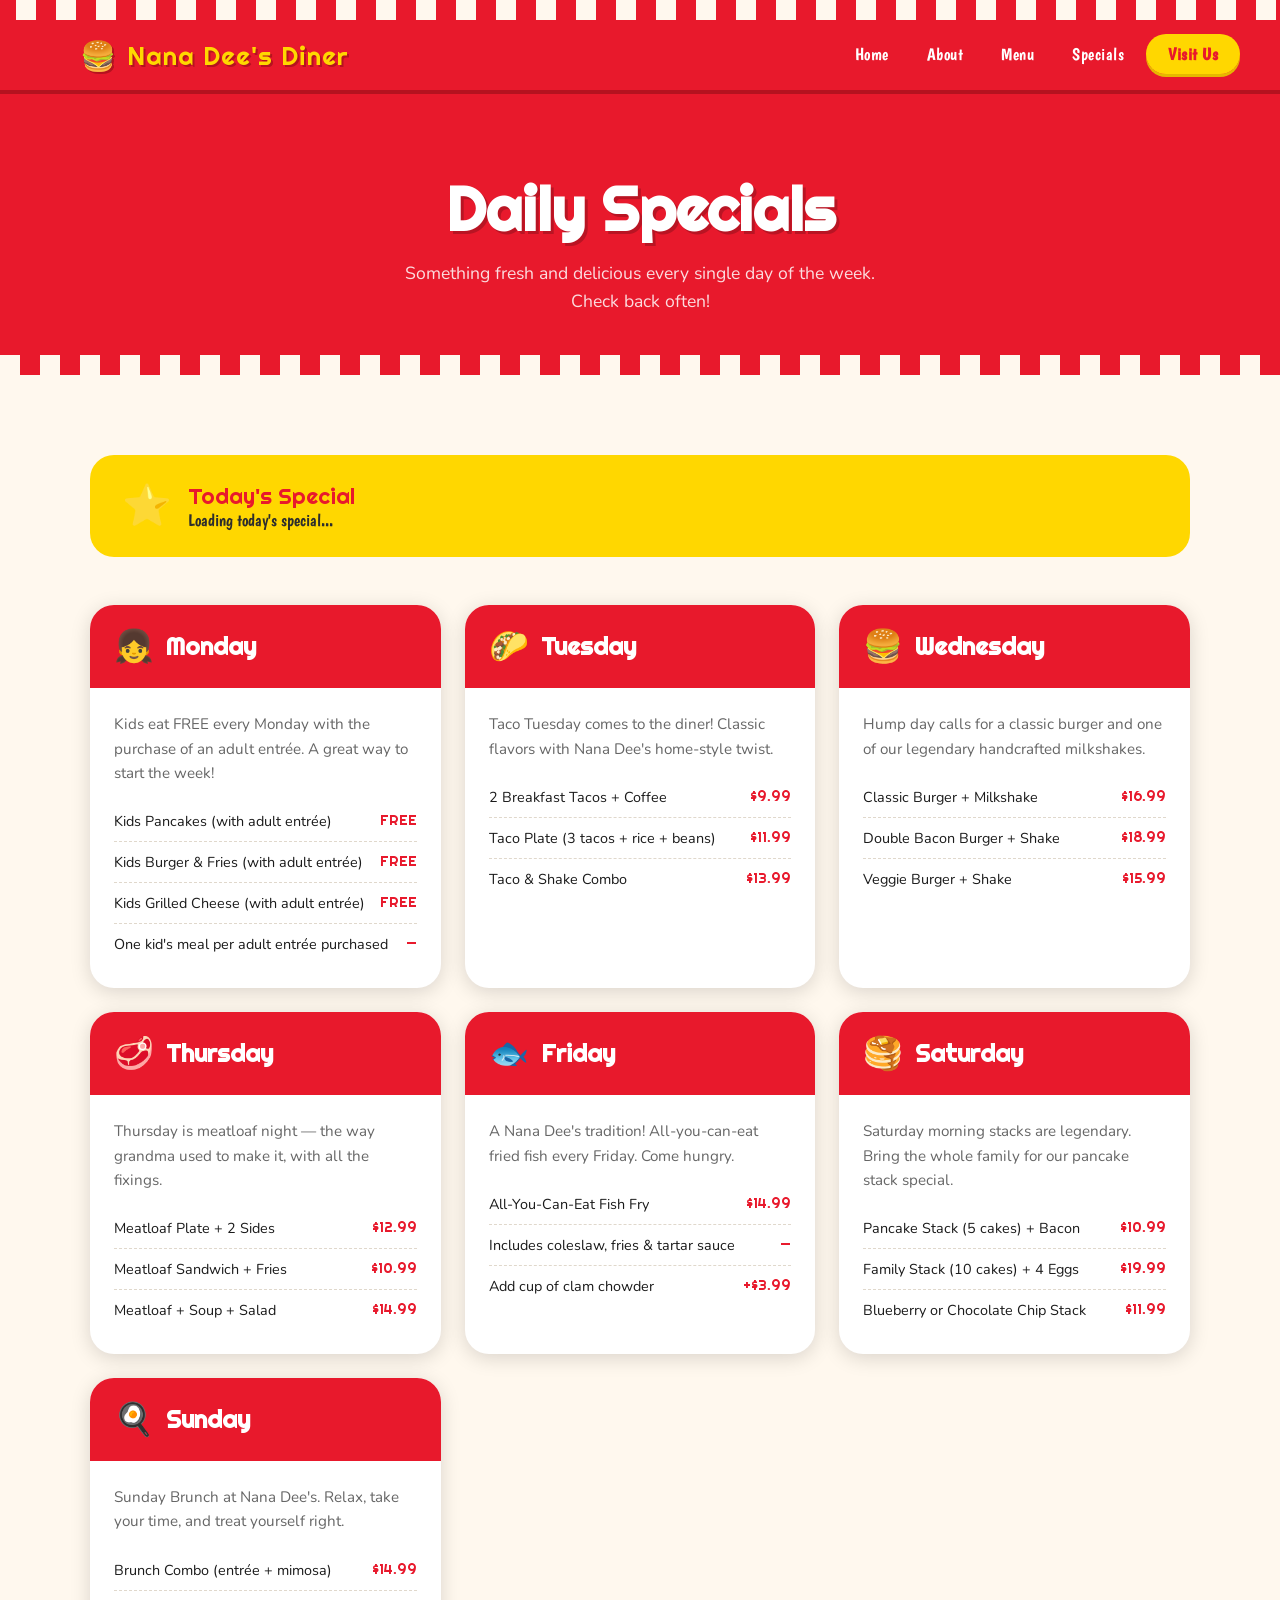
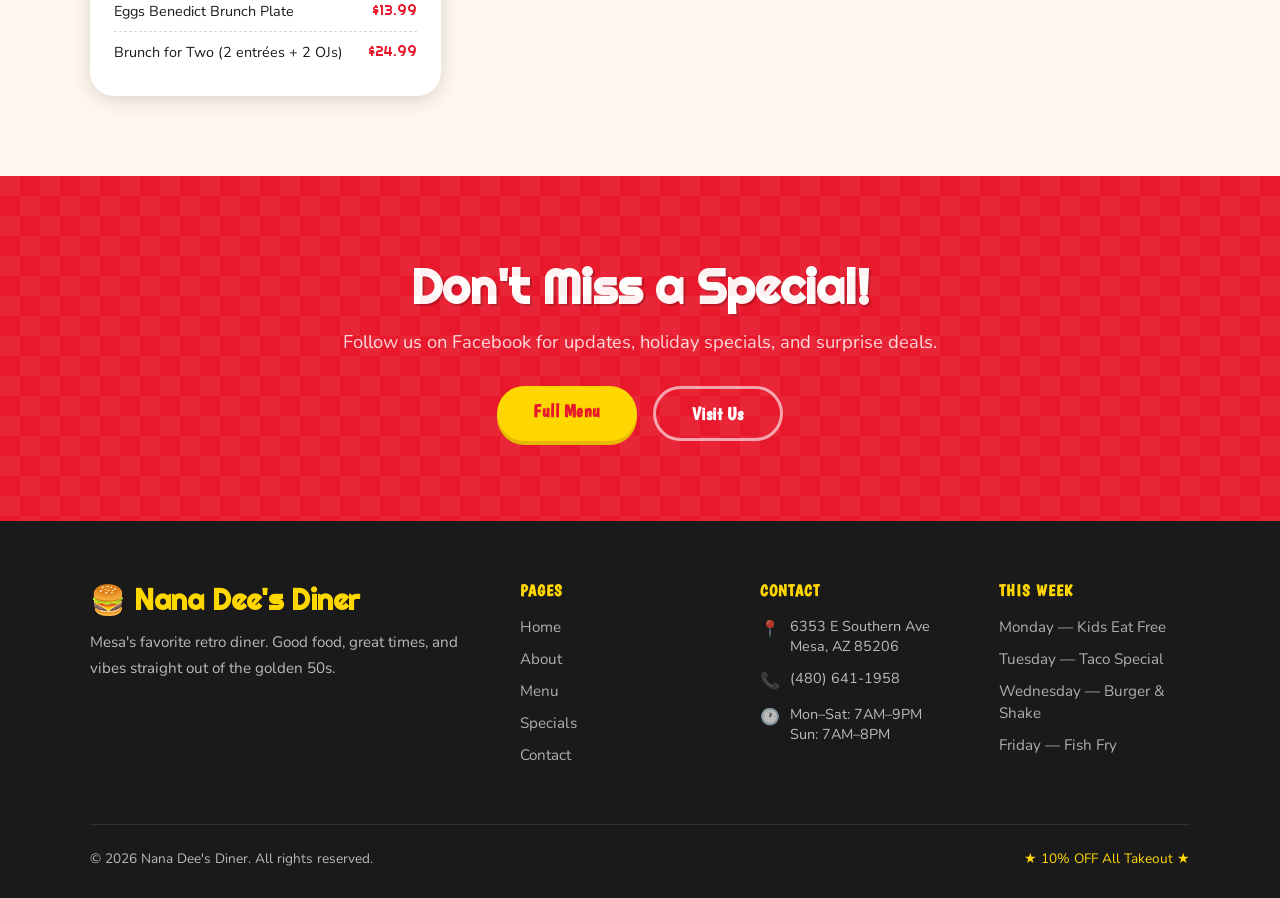
<file: specials.html>
<!DOCTYPE html>
<html lang="en">
<head>
  <!-- Google tag (gtag.js) -->
<script async src="https://www.googletagmanager.com/gtag/js?id=G-YQJY8ZWJ82"></script>
<script>
  window.dataLayer = window.dataLayer || [];
  function gtag(){dataLayer.push(arguments);}
  gtag('js', new Date());
  gtag('config', 'G-YQJY8ZWJ82');
</script>
  <meta charset="UTF-8" />
  <meta name="viewport" content="width=device-width, initial-scale=1.0" />
  <title>Daily Specials — Nana Dee's Diner</title>
  <link rel="stylesheet" href="css/style.css" />
</head>
<body>

  <div class="checker-stripe"></div>

  <nav class="nav">
    <div class="nav-inner">
      <a href="index.html" class="nav-logo"><span>🍔</span> Nana Dee's Diner</a>
      <ul class="nav-links">
        <li><a href="index.html">Home</a></li>
        <li><a href="about.html">About</a></li>
        <li><a href="menu.html">Menu</a></li>
        <li><a href="specials.html" class="active">Specials</a></li>
        <li><a href="contact.html" class="nav-cta">Visit Us</a></li>
      </ul>
      <div class="hamburger"><span></span><span></span><span></span></div>
    </div>
  </nav>

  <div class="page-hero">
    <h1>Daily Specials</h1>
    <p>Something fresh and delicious every single day of the week. Check back often!</p>
  </div>

  <section>
    <div class="section-inner">

      <div id="today-banner" style="background:var(--yellow); border-radius:var(--radius-lg); padding:24px 32px; margin-bottom:48px; display:flex; align-items:center; gap:16px;">
        <span style="font-size:2.5rem;">⭐</span>
        <div>
          <div style="font-family:var(--font-display); font-size:1.4rem; color:var(--red);">Today's Special</div>
          <div id="today-text" style="font-family:var(--font-accent); font-size:1.05rem; color:var(--charcoal);">Loading today's special...</div>
        </div>
      </div>

      <div class="specials-page-grid">

        <div class="special-card fade-up">
          <div class="special-card-header">
            <span>👧</span>
            <h3>Monday</h3>
          </div>
          <div class="special-card-body">
            <p>Kids eat FREE every Monday with the purchase of an adult entrée. A great way to start the week!</p>
            <ul class="special-items">
              <li><span>Kids Pancakes (with adult entrée)</span><span class="special-item-price">FREE</span></li>
              <li><span>Kids Burger & Fries (with adult entrée)</span><span class="special-item-price">FREE</span></li>
              <li><span>Kids Grilled Cheese (with adult entrée)</span><span class="special-item-price">FREE</span></li>
              <li><span>One kid's meal per adult entrée purchased</span><span class="special-item-price">—</span></li>
            </ul>
          </div>
        </div>

        <div class="special-card fade-up" style="transition-delay:0.1s">
          <div class="special-card-header">
            <span>🌮</span>
            <h3>Tuesday</h3>
          </div>
          <div class="special-card-body">
            <p>Taco Tuesday comes to the diner! Classic flavors with Nana Dee's home-style twist.</p>
            <ul class="special-items">
              <li><span>2 Breakfast Tacos + Coffee</span><span class="special-item-price">$9.99</span></li>
              <li><span>Taco Plate (3 tacos + rice + beans)</span><span class="special-item-price">$11.99</span></li>
              <li><span>Taco & Shake Combo</span><span class="special-item-price">$13.99</span></li>
            </ul>
          </div>
        </div>

        <div class="special-card fade-up" style="transition-delay:0.2s">
          <div class="special-card-header">
            <span>🍔</span>
            <h3>Wednesday</h3>
          </div>
          <div class="special-card-body">
            <p>Hump day calls for a classic burger and one of our legendary handcrafted milkshakes.</p>
            <ul class="special-items">
              <li><span>Classic Burger + Milkshake</span><span class="special-item-price">$16.99</span></li>
              <li><span>Double Bacon Burger + Shake</span><span class="special-item-price">$18.99</span></li>
              <li><span>Veggie Burger + Shake</span><span class="special-item-price">$15.99</span></li>
            </ul>
          </div>
        </div>

        <div class="special-card fade-up">
          <div class="special-card-header">
            <span>🥩</span>
            <h3>Thursday</h3>
          </div>
          <div class="special-card-body">
            <p>Thursday is meatloaf night — the way grandma used to make it, with all the fixings.</p>
            <ul class="special-items">
              <li><span>Meatloaf Plate + 2 Sides</span><span class="special-item-price">$12.99</span></li>
              <li><span>Meatloaf Sandwich + Fries</span><span class="special-item-price">$10.99</span></li>
              <li><span>Meatloaf + Soup + Salad</span><span class="special-item-price">$14.99</span></li>
            </ul>
          </div>
        </div>

        <div class="special-card fade-up" style="transition-delay:0.1s">
          <div class="special-card-header">
            <span>🐟</span>
            <h3>Friday</h3>
          </div>
          <div class="special-card-body">
            <p>A Nana Dee's tradition! All-you-can-eat fried fish every Friday. Come hungry.</p>
            <ul class="special-items">
              <li><span>All-You-Can-Eat Fish Fry</span><span class="special-item-price">$14.99</span></li>
              <li><span>Includes coleslaw, fries & tartar sauce</span><span class="special-item-price">—</span></li>
              <li><span>Add cup of clam chowder</span><span class="special-item-price">+$3.99</span></li>
            </ul>
          </div>
        </div>

        <div class="special-card fade-up" style="transition-delay:0.2s">
          <div class="special-card-header">
            <span>🥞</span>
            <h3>Saturday</h3>
          </div>
          <div class="special-card-body">
            <p>Saturday morning stacks are legendary. Bring the whole family for our pancake stack special.</p>
            <ul class="special-items">
              <li><span>Pancake Stack (5 cakes) + Bacon</span><span class="special-item-price">$10.99</span></li>
              <li><span>Family Stack (10 cakes) + 4 Eggs</span><span class="special-item-price">$19.99</span></li>
              <li><span>Blueberry or Chocolate Chip Stack</span><span class="special-item-price">$11.99</span></li>
            </ul>
          </div>
        </div>

        <div class="special-card fade-up">
          <div class="special-card-header">
            <span>🍳</span>
            <h3>Sunday</h3>
          </div>
          <div class="special-card-body">
            <p>Sunday Brunch at Nana Dee's. Relax, take your time, and treat yourself right.</p>
            <ul class="special-items">
              <li><span>Brunch Combo (entrée + mimosa)</span><span class="special-item-price">$14.99</span></li>
              <li><span>Eggs Benedict Brunch Plate</span><span class="special-item-price">$13.99</span></li>
              <li><span>Brunch for Two (2 entrées + 2 OJs)</span><span class="special-item-price">$24.99</span></li>
            </ul>
          </div>
        </div>

      </div>
    </div>
  </section>

  <div class="cta-banner">
    <h2>Don't Miss a Special!</h2>
    <p>Follow us on Facebook for updates, holiday specials, and surprise deals.</p>
    <div style="display:flex; gap:16px; justify-content:center; flex-wrap:wrap;">
      <a href="menu.html" class="btn btn-primary">Full Menu</a>
      <a href="contact.html" class="btn btn-outline">Visit Us</a>
    </div>
  </div>

  <footer>
    <div class="footer-inner">
      <div class="footer-top">
        <div class="footer-brand">
          <h3>🍔 Nana Dee's Diner</h3>
          <p>Mesa's favorite retro diner. Good food, great times, and vibes straight out of the golden 50s.</p>
        </div>
        <div class="footer-col">
          <h4>Pages</h4>
          <ul>
            <li><a href="index.html">Home</a></li>
            <li><a href="about.html">About</a></li>
            <li><a href="menu.html">Menu</a></li>
            <li><a href="specials.html">Specials</a></li>
            <li><a href="contact.html">Contact</a></li>
          </ul>
        </div>
        <div class="footer-col">
          <h4>Contact</h4>
          <div class="footer-contact-item"><span>📍</span><span>6353 E Southern Ave<br>Mesa, AZ 85206</span></div>
          <div class="footer-contact-item"><span>📞</span><span>(480) 641-1958</span></div>
          <div class="footer-contact-item"><span>🕐</span><span>Mon–Sat: 7AM–9PM<br>Sun: 7AM–8PM</span></div>
        </div>
        <div class="footer-col">
          <h4>This Week</h4>
          <ul>
            <li><a href="#">Monday — Kids Eat Free</a></li>
            <li><a href="#">Tuesday — Taco Special</a></li>
            <li><a href="#">Wednesday — Burger & Shake</a></li>
            <li><a href="#">Friday — Fish Fry</a></li>
          </ul>
        </div>
      </div>
      <div class="footer-bottom">
        <span>© 2026 Nana Dee's Diner. All rights reserved.</span>
        <span style="color: var(--yellow);">★ 10% OFF All Takeout ★</span>
      </div>
    </div>
  </footer>

  <script src="js/main.js"></script>
  <script>
    const specials = {
      sunday: 'Sunday Brunch Specials — Brunch combo, Eggs Benedict & more!',
      monday: 'Kids Eat FREE Monday — One free kid\'s meal per adult entrée!',
      tuesday: 'Taco Tuesday — Classic tacos with a Nana Dee\'s twist from $9.99',
      wednesday: 'Burger & Shake Wednesday — Classic Burger + Milkshake for $16.99!',
      thursday: 'Meatloaf Thursday — Just like grandma made it. Plate + 2 sides for $12.99',
      friday: 'All-You-Can-Eat Fish Fry Friday — $14.99 with coleslaw & fries!',
      saturday: 'Pancake Stack Saturday — Family stack (10 cakes + 4 eggs) for $19.99!'
    };
    const days = ['sunday','monday','tuesday','wednesday','thursday','friday','saturday'];
    const today = days[new Date().getDay()];
    document.getElementById('today-text').textContent = specials[today];
  </script>
</body>
</html>
</file>
<file: css/style.css>
@import url('https://fonts.googleapis.com/css2?family=Boogaloo&family=Righteous&family=Nunito:wght@400;600;700&display=swap');

/* ===== DESIGN TOKENS ===== */
:root {
  --red: #E8192C;
  --red-dark: #B5121F;
  --cream: #FFF8EE;
  --yellow: #FFD700;
  --yellow-dark: #E6B800;
  --teal: #00A99D;
  --teal-dark: #007A72;
  --black: #1A1A1A;
  --charcoal: #2D2D2D;
  --gray: #666;
  --light-gray: #f0ebe0;
  --chrome: linear-gradient(135deg, #e8e8e8 0%, #ffffff 30%, #c0c0c0 60%, #e8e8e8 100%);
  --checkerboard: repeating-conic-gradient(#E8192C 0% 25%, #fff8ee 0% 50%) 0 0 / 40px 40px;
  --font-display: 'Righteous', cursive;
  --font-accent: 'Boogaloo', cursive;
  --font-body: 'Nunito', sans-serif;
  --shadow: 0 4px 20px rgba(0,0,0,0.15);
  --shadow-lg: 0 8px 40px rgba(0,0,0,0.2);
  --radius: 12px;
  --radius-lg: 24px;
}
 
/* ===== RESET & BASE ===== */
*, *::before, *::after { box-sizing: border-box; margin: 0; padding: 0; }

html { 
  scroll-behavior: smooth;
  max-width: 100%;
}

body {
  font-family: var(--font-body);
  background: var(--cream);
  color: var(--black);
  overflow-x: hidden;
  max-width: 100%;
}

img { max-width: 100%; display: block; }
a { text-decoration: none; color: inherit; }

/* ===== CHECKERBOARD STRIPE ===== */
.checker-stripe {
  height: 20px;
  background: var(--checkerboard);
  margin-left: -24px;
  margin-right: -24px;
  box-shadow: 0 4px 6px rgba(0,0,0,0.3);
  position: relative;
  z-index: 1;
}
  
/* ===== NAVIGATION ===== */
.nav {
  background: var(--red);
  position: sticky;
  top: 0;
  z-index: 100;
  box-shadow: 0 4px 0 var(--red-dark);
}

.nav-inner {
  padding: 0 40px 0 80px;
  display: flex;
  align-items: center;
  justify-content: space-between;
  height: 70px;
}

.nav-logo {
  font-family: var(--font-display);
  font-size: 1.6rem;
  color: var(--yellow);
  letter-spacing: 1px;
  text-shadow: 2px 2px 0 var(--red-dark);
  display: flex;
  align-items: center;
  gap: 10px;
}

.nav-logo span { font-size: 1.8rem; }

.nav-links {
  display: flex;
  gap: 6px;
  list-style: none;
}

.nav-links a {
  font-family: var(--font-accent);
  font-size: 1.05rem;
  color: #fff;
  padding: 8px 16px;
  border-radius: 50px;
  transition: background 0.2s, color 0.2s, box-shadow 0.2s, transform 0.15s;
  letter-spacing: 0.5px;
}

.nav-links a:hover {
  background: var(--yellow);
  color: var(--red);
  box-shadow: 0 4px 0 rgba(0,0,0,0.25), inset 0 1px 0 rgba(255,255,255,0.2);
  transform: translateY(-2px);
}

.nav-cta {
  font-family: var(--font-accent);
  font-size: 1.05rem;
  background: var(--yellow);
  color: var(--red) !important;
  padding: 10px 22px !important;
  border-radius: 50px !important;
  font-weight: 700;
  box-shadow: 0 3px 0 var(--yellow-dark);
  transition: transform 0.15s, box-shadow 0.15s !important;
}

.nav-cta:hover {
  transform: translateY(-2px);
  box-shadow: 0 5px 0 var(--yellow-dark) !important;
  background: var(--yellow) !important;
}

/* ===== HERO ===== */
.hero {
  min-height: 90vh;
  background: var(--charcoal);
  position: relative;
  display: flex;
  align-items: center;
  overflow: hidden;
}
  
.hero-bg {
  position: absolute;
  inset: 0;
  background: url('/front-diner.png') center/cover no-repeat;
    background-size: cover;
    width: 100%;
    height: 100%;
}

.hero-content {
  position: relative;
  z-index: 2;
  max-width: 1100px;
  margin: 0 auto;
  padding: 60px 24px;
}

.hero-badge {
  display: inline-block;
  background: var(--yellow);
  color: var(--red);
  font-family: var(--font-accent);
  font-size: 1rem;
  padding: 6px 20px;
  border-radius: 50px;
  margin-bottom: 20px;
  font-weight: 700;
  letter-spacing: 1px;
  animation: fadeDown 0.6s ease both;
}

.hero h1 {
  font-family: var(--font-display);
  font-size: clamp(2.8rem, 7vw, 5.5rem);
  color: #fff;
  line-height: 1.05;
  margin-bottom: 20px;
  text-shadow: 3px 3px 0 rgba(0,0,0,0.3);
  animation: fadeDown 0.6s 0.1s ease both;
}

.hero h1 em {
  font-style: normal;
  color: var(--yellow);
}

.hero p {
  font-size: 1.2rem;
  color: rgba(255,255,255,0.9);
  max-width: 520px;
  margin-bottom: 36px;
  line-height: 1.7;
  animation: fadeDown 0.6s 0.2s ease both;
  font-weight: 700;
  text-shadow: 1px 1px 6px rgba(0,0,0,0.9);
}
.hero-btns {
  display: flex;
  gap: 16px;
  flex-wrap: wrap;
  animation: fadeDown 0.6s 0.3s ease both;
}

.btn {
  font-family: var(--font-accent);
  font-size: 1.1rem;
  font-weight: 700;
  padding: 14px 36px;
  border-radius: 50px;
  cursor: pointer;
  border: none;
  transition: transform 0.15s, box-shadow 0.15s;
  letter-spacing: 0.5px;
  display: inline-block;
  position: relative;
  z-index: 1;
}

.btn-primary {
  background: var(--yellow);
  color: var(--red);
  box-shadow: 0 4px 0 var(--yellow-dark);
}

.btn-primary:hover {
  transform: translateY(-3px);
  box-shadow: 0 7px 0 var(--yellow-dark);
}

.btn-outline {
  background: transparent;
  color: #fff;
  border: 3px solid rgba(255,255,255,0.6);
}

.btn-outline:hover {
  background: rgba(255,255,255,0.15);
  transform: translateY(-3px);
}

.btn-red {
  background: var(--red);
  color: #fff;
  box-shadow: 0 4px 0 var(--red-dark);
}

.btn-red:hover {
  transform: translateY(-3px);
  box-shadow: 0 7px 0 var(--red-dark);
}

.back-to-top {
  position: fixed;
  bottom: 32px;
  right: 32px;
  width: 48px;
  height: 48px;
  border: none !important;
  outline: none;
  cursor: pointer;
  display: flex;
  align-items: center;
  justify-content: center;
  background: none !important;
  opacity: 0;
  visibility: hidden;
  transform: translateY(20px);
  transition: all 0.3s ease;
  z-index: 99;
  -webkit-appearance: none;
  appearance: none;
  padding: 0 !important;
}

.back-to-top.visible {
  opacity: 1;
  visibility: visible;
  transform: translateY(0);
}

.back-to-top:hover {
  transform: translateY(-4px);
}

/* Smaller size and tighter positioning on mobile */
@media (max-width: 700px) {
  .back-to-top {
    bottom: 20px;
    right: 20px;
    width: 44px;
    height: 44px;
  }
}
.hero-hours {
  position: absolute;
  right: 40px;
  bottom: 40px;
  background: rgba(255,255,255,0.12);
  backdrop-filter: blur(10px);
  border: 1px solid rgba(255,255,255,0.2);
  border-radius: var(--radius);
  padding: 20px 28px;
  color: #fff;
  animation: fadeLeft 0.6s 0.4s ease both;
}

.hero-hours h4 {
  font-family: var(--font-accent);
  font-size: 1.1rem;
  color: var(--yellow);
  margin-bottom: 8px;
}

.hero-hours p {
  font-size: 0.9rem;
  margin-bottom: 4px;
  color: rgba(255,255,255,0.9);
  animation: none;
}

/* ===== SECTIONS ===== */
section { padding: 80px 24px; }

.section-inner {
  max-width: 1100px;
  margin: 0 auto;
}

.section-label {
  font-family: var(--font-accent);
  font-size: 1rem;
  color: var(--red);
  letter-spacing: 2px;
  text-transform: uppercase;
  display: flex;
  align-items: center;
  gap: 10px;
  margin-bottom: 12px;
  text-align: center;
  justify-content: center;
}

.section-label::before,
.section-label::after {
  content: '★';
  font-size: 0.8rem;
}

.section-title {
  font-family: var(--font-display);
  font-size: clamp(2rem, 4vw, 3rem);
  line-height: 1.1;
  text-align: center;
  color: var(--black);
  margin-left:auto;
  margin-right: auto;
  margin-bottom: 16px;
  -webkit-text-stroke: 1px rgba(0,0,0,0.15);
}

.section-subtitle {
  font-size: 1.1rem;
  text-align: center;
  margin-left:auto;
  margin-right: auto;
  color: var(--black);
  max-width: 560px;
  line-height: 1.7;
  margin-bottom: 48px;
  -webkit-text-stroke: 1px rgba(0,0,0,0.4);
}

/* ===== ABOUT STRIP ===== */
.about-strip {
  background: var(--teal);
  padding: 60px 0;
  overflow-x: hidden;
}

.about-strip-inner {
  max-width: 1400px;
  margin: 0 auto;
  display: grid;
  grid-template-columns: 1fr 1fr;
  gap: 60px;
  align-items: center;
}

.about-text {
  align-self: start;
  display: flex;
  flex-direction: column;
  gap: 16px;
}

.about-strip h2 {
  font-family: var(--font-display);
  font-size: clamp(2rem, 3.5vw, 2.8rem);
  color: #fff;
  margin-bottom: 16px;
}

.about-strip p {
  color: rgba(255,255,255,0.9);
  font-size: 1.05rem;
  line-height: 1.8;
  margin-bottom: 16px;
}

.about-strip .btn-outline {
  color: #fff;
  border-color: rgba(255,255,255,0.5);
  margin-top: 24px;
  margin-bottom: 30px;
  align-self: flex-start;
  display: inline-block;
}

.about-strip .btn-outline:hover {
  background: rgba(255,255,255,0.15);
}

/*---slideshow--*/
 .slideshow {
      position: relative;
      margin-top: -75px;
      align-self: center;
      width: 100%;
      max-width: 100%;
      height: 500px;
      border-radius: 16px;
      overflow: hidden;
      box-shadow: 0 20px 60px rgba(0,0,0,0.5);
    }


/* ===== TIMING BAR ===== */
    .timing-bar {
      position: absolute;
      top: 0;
      left: 0;
      right: 0;
      height: 5px;
      background: rgba(255,255,255,0.2);
      z-index: 10;
    }

    .timing-progress {
      height: 100%;
      background: #FFD700;
      width: 0%;
      transition: width linear;
      border-radius: 0 3px 3px 0;
    }
/* ===== SLIDES ===== */
    .slides {
      position: relative;
      height: 500px;
      width: 100%;
    }

    .slide {
      position: absolute;
      inset: 0;
      opacity: 0;
      transition: opacity 0.6s ease;
    }

    .slide.active { opacity: 1; }

.slide img {
      width: 100%;
      height: 100%;
      object-fit: cover;
      display: block;
    }

     /* Gradient overlay */
    .slide::after {
      content: '';
      position: absolute;
      inset: 0;
      background: linear-gradient(to top, rgba(0,0,0,0.6) 0%, transparent 50%);
    }

    /* ===== CAPTION ===== */
    .slide-caption {
      position: absolute;
      bottom: 60px;
      left: 28px;
      right: 28px;
      z-index: 5;
      color: #fff;
    }

    .slide-caption h3 {
      font-size: 1.4rem;
      font-weight: 700;
      margin-bottom: 4px;
      text-shadow: 1px 1px 4px rgba(0,0,0,0.5);
    }

    .slide-caption p {
      font-size: 0.9rem;
      color: rgba(255,255,255,0.8);
    }

    /* ===== DOTS ===== */
    .dots {
      position: absolute;
      bottom: 20px;
      left: 50%;
      transform: translateX(-50%);
      display: flex;
      gap: 8px;
      z-index: 10;
    }

    .dot {
      width: 8px;
      height: 8px;
      border-radius: 50%;
      background: rgba(255,255,255,0.4);
      cursor: pointer;
      transition: background 0.2s, transform 0.2s;
      border: none;
    }

    .dot.active {
      background: #FFD700;
      transform: scale(1.3);
    }

    /* ===== NAV ARROWS ===== */
    .arrow {
      position: absolute;
      top: 50%;
      transform: translateY(-50%);
      z-index: 10;
      background: rgba(255,255,255,0.15);
      border: none;
      color: #fff;
      width: 44px;
      height: 44px;
      border-radius: 50%;
      font-size: 1.2rem;
      cursor: pointer;
      backdrop-filter: blur(4px);
      transition: background 0.2s, transform 0.2s;
      display: flex;
      align-items: center;
      justify-content: center;
    }

    .arrow:hover {
      background: rgba(255,255,255,0.3);
      transform: translateY(-50%) scale(1.1);
    }

    .arrow-left { left: 16px; }
    .arrow-right { right: 16px; }

    /* ===== PAUSE BUTTON ===== */
    .pause-btn {
      position: absolute;
      top: 16px;
      right: 16px;
      z-index: 10;
      background: rgba(0,0,0,0.4);
      border: none;
      color: #fff;
      width: 34px;
      height: 34px;
      border-radius: 50%;
      font-size: 0.85rem;
      cursor: pointer;
      backdrop-filter: blur(4px);
      transition: background 0.2s;
      display: flex;
      align-items: center;
      justify-content: center;
    }

    .pause-btn:hover { background: rgba(0,0,0,0.7); }


/* ===== MENU PREVIEW ===== */
.menu-preview { background: var(--light-gray); }

.menu-grid {
  display: grid;
  grid-template-columns: repeat(auto-fill, minmax(240px, 1fr));
  gap: 24px;
}

.menu-card {
  background: #fff;
  border-radius: var(--radius-lg);
  overflow: hidden;
  box-shadow: var(--shadow);
  transition: transform 0.25s, box-shadow 0.25s;
  cursor: pointer;
   display: flex;
  flex-direction: column;
}

.menu-card:hover {
  transform: translateY(-6px);
  box-shadow: var(--shadow-lg);
}

.menu-card-img {
  height: 200px;
  object-fit: cover;
  width: 100%;
}

.menu-card-img-placeholder {
  height: 200px;
  display: flex;
  align-items: center;
  justify-content: center;
  font-size: 4rem;
}

.menu-card-body {
  padding: 20px;
}

.menu-card-tag {
  font-family: var(--font-accent);
  font-size: 0.8rem;
  color: var(--red);
  letter-spacing: 1px;
  text-transform: uppercase;
  margin-bottom: 6px;
}

.menu-card h3 {
  font-family: var(--font-display);
  font-size: 1.3rem;
  margin-bottom: 8px;
}

.menu-card p {
  font-size: 0.9rem;
  color: var(--gray);
  line-height: 1.6;
}

.menu-card-footer {
  padding: 0 20px 20px;
  display: flex;
  align-items: center;
  justify-content: space-between;
  margin-top: auto;
}

.menu-price {
  font-family: var(--font-display);
  font-size: 1.4rem;
  color: var(--red);
}
/*--stats grid--*/
.stats-grid {
  max-width: 1100px;
  margin: 0 auto;
  display: grid;
  grid-template-columns: repeat(4, 1fr);
  gap: 24px;
  text-align: center;
}
/* ===== SPECIALS ===== */
.specials { background: var(--black); }

.specials .section-title { color: #fff; }
.specials .section-label { color: var(--yellow); }
.specials .section-subtitle { color: rgba(255,255,255,0.6); }

.specials-grid {
  display: grid;
  grid-template-columns: repeat(7, 1fr);
  gap: 12px;
}

.special-day {
  background: var(--charcoal);
  border-radius: var(--radius);
  padding: 20px 12px;
  text-align: center;
  border: 2px solid transparent;
  transition: border-color 0.2s, transform 0.2s;
  cursor: pointer;
}

.special-day:hover {
  border-color: var(--yellow);
  transform: translateY(-4px);
}

.special-day.today {
  background: var(--red);
  transform: translateY(-4px);
}

.special-day.today:hover {
  border-color: var(--yellow);
}

.special-day-name {
  font-family: var(--font-accent);
  font-size: 0.85rem;
  color: var(--yellow);
  letter-spacing: 1px;
  margin-bottom: 10px;
  text-transform: uppercase;
}

.special-day-item {
  font-size: 0.9rem;
  color: rgba(255,255,255,0.85);
  line-height: 1.5;
}

.special-day-emoji { font-size: 2rem; margin-bottom: 8px; }

/* ===== TESTIMONIALS ===== */
.testimonials { background: var(--cream); }

.testimonials-grid {
  display: grid;
  grid-template-columns: repeat(auto-fit, minmax(300px, 1fr));
  gap: 24px;
}

.testimonial-card {
  background: #fff;
  border-radius: var(--radius-lg);
  padding: 32px;
  box-shadow: var(--shadow);
  position: relative;
  border-top: 4px solid var(--red);
}

.testimonial-card::before {
  content: '"';
  font-family: var(--font-display);
  font-size: 6rem;
  color: var(--red);
  opacity: 0.15;
  position: absolute;
  top: -10px;
  left: 20px;
  line-height: 1;
}

.testimonial-stars {
  color: var(--yellow);
  font-size: 1.1rem;
  margin-bottom: 12px;
}

.testimonial-text {
  font-size: 1rem;
  line-height: 1.7;
  color: var(--black) !important;
  margin-bottom: 20px;
  font-style: italic;
}

.testimonial-author {
  font-family: var(--font-accent);
  font-size: 1rem;
  color: var(--red);
}

/* ===== CTA BANNER ===== */
.cta-banner {
  background: var(--red);
  padding: 80px 24px;
  text-align: center;
  position: relative;
  overflow: hidden;
}

.cta-banner::before {
  content: '';
  position: absolute;
  inset: 0;
  background: var(--checkerboard);
  opacity: 0.06;
}

.cta-banner h2 {
  font-family: var(--font-display);
  font-size: clamp(2rem, 4vw, 3rem);
  color: #fff;
  margin-bottom: 12px;
  text-shadow: 2px 2px 0 rgba(0,0,0,0.2);
}

.cta-banner p {
  color: rgba(255,255,255,0.85);
  font-size: 1.15rem;
  margin-bottom: 32px;
}

/* ===== FOOTER ===== */
footer {
  background: var(--black);
  padding: 60px 24px 30px;
  color: rgba(255,255,255,0.7);
}

.footer-inner {
  max-width: 1100px;
  margin: 0 auto;
}

.footer-top {
  display: grid;
  grid-template-columns: 2fr 1fr 1fr 1fr;
  gap: 48px;
  margin-bottom: 48px;
}

.footer-brand h3 {
  font-family: var(--font-display);
  font-size: 1.8rem;
  color: var(--yellow);
  margin-bottom: 12px;
}

.footer-brand p {
  font-size: 0.95rem;
  line-height: 1.7;
  margin-bottom: 20px;
}

.footer-social {
  display: flex;
  gap: 10px;
}

.social-btn {
  width: 38px;
  height: 38px;
  border-radius: 50%;
  background: rgba(255,255,255,0.1);
  display: flex;
  align-items: center;
  justify-content: center;
  font-size: 1rem;
  transition: background 0.2s;
  cursor: pointer;
}

.social-btn:hover { background: var(--red); }

.footer-col h4 {
  font-family: var(--font-accent);
  font-size: 1rem;
  color: var(--yellow);
  margin-bottom: 16px;
  letter-spacing: 1px;
  text-transform: uppercase;
}

.footer-col ul { list-style: none; }

.footer-col ul li {
  margin-bottom: 10px;
}

.footer-col ul li a {
  color: rgba(255,255,255,0.65);
  font-size: 0.95rem;
  transition: color 0.2s;
}

.footer-col ul li a:hover { color: var(--yellow); }

.footer-contact-item {
  display: flex;
  gap: 10px;
  align-items: flex-start;
  margin-bottom: 12px;
  font-size: 0.9rem;
}

.footer-contact-item span:first-child { font-size: 1rem; margin-top: 2px; }

.footer-bottom {
  border-top: 1px solid rgba(255,255,255,0.1);
  padding-top: 24px;
  display: flex;
  justify-content: space-between;
  align-items: center;
  font-size: 0.85rem;
}

/* ===== PAGE HERO (inner pages) ===== */
.page-hero {
  background: var(--red);
  padding: 80px 24px 60px;
  text-align: center;
  position: relative;
  overflow: hidden;
}

.page-hero::after {
  content: '';
  position: absolute;
  bottom: 0;
  left: 0;
  right: 0;
  height: 20px;
  background: var(--checkerboard);
}

.page-hero h1 {
  font-family: var(--font-display);
  font-size: clamp(2.2rem, 5vw, 3.8rem);
  color: #fff;
  text-shadow: 3px 3px 0 rgba(0,0,0,0.2);
  margin-bottom: 12px;
}

.page-hero p {
  color: rgba(255,255,255,0.85);
  font-size: 1.1rem;
  max-width: 500px;
  margin: 0 auto;
  line-height: 1.6;
}

/* ===== MENU PAGE ===== */
.menu-tabs {
  display: flex;
  gap: 10px;
  flex-wrap: wrap;
  margin-bottom: 40px;
}

.menu-tab {
  font-family: var(--font-accent);
  font-size: 1rem;
  padding: 10px 24px;
  border-radius: 50px;
  border: 2px solid var(--red);
  background: transparent;
  color: var(--red);
  cursor: pointer;
  transition: all 0.2s;
  letter-spacing: 0.5px;
}

.menu-tab:hover,
.menu-tab.active {
  background: var(--red);
  color: #fff;
}

.menu-items-grid {
  display: grid;
  grid-template-columns: repeat(auto-fill, minmax(300px, 1fr));
  gap: 20px;
}

.menu-item {
  background: #fff;
  border-radius: var(--radius);
  padding: 20px;
  padding-bottom: 44px;
  box-shadow: var(--shadow);
  display: flex;
  justify-content: space-between;
  align-items: flex-start;
  gap: 16px;
  transition: transform 0.2s;
  position: relative;
}

.menu-item:hover { transform: translateY(-3px); }

.menu-item-info h3 {
  font-family: var(--font-display);
  font-size: 1.1rem;
  margin-bottom: 6px;
}

.menu-item-info p {
  font-size: 0.85rem;
  color: var(--gray);
  line-height: 1.5;
}

.menu-item-price {
  font-family: var(--font-display);
  font-size: 1.3rem;
  color: var(--red);
  white-space: nowrap;
}

/* ===== ABOUT PAGE ===== */
.about-values {
  display: grid;
  grid-template-columns: repeat(auto-fit, minmax(220px, 1fr));
  gap: 24px;
  margin-top: 48px;
}

.value-card {
  background: #fff;
  border-radius: var(--radius-lg);
  padding: 32px 24px;
  text-align: center;
  box-shadow: var(--shadow);
  border-bottom: 4px solid var(--red);
}

.value-icon { font-size: 3rem; margin-bottom: 16px; }

.value-card h3 {
  font-family: var(--font-display);
  font-size: 1.3rem;
  margin-bottom: 10px;
}

.value-card p {
  font-size: 0.9rem;
  color: var(--gray);
  line-height: 1.6;
}

/* ===== CONTACT PAGE ===== */
.contact-grid {
  display: grid;
  grid-template-columns: 1fr 1.4fr;
  gap: 60px;
  align-items: start;
}

.contact-info-card {
  background: var(--red);
  border-radius: var(--radius-lg);
  padding: 40px;
  color: #fff;
}

.contact-info-card h3 {
  font-family: var(--font-display);
  font-size: 1.8rem;
  margin-bottom: 24px;
  color: var(--yellow);
}

.contact-detail {
  display: flex;
  gap: 14px;
  align-items: flex-start;
  margin-bottom: 24px;
}

.contact-detail-icon {
  width: 44px;
  height: 44px;
  background: rgba(255,255,255,0.15);
  border-radius: 50%;
  display: flex;
  align-items: center;
  justify-content: center;
  font-size: 1.2rem;
  flex-shrink: 0;
}

.contact-detail-text h4 {
  font-family: var(--font-accent);
  font-size: 0.9rem;
  color: var(--yellow);
  letter-spacing: 1px;
  text-transform: uppercase;
  margin-bottom: 4px;
}

.contact-detail-text p {
  font-size: 0.95rem;
  color: rgba(255,255,255,0.9);
  line-height: 1.5;
}

.contact-form {
  background: #fff;
  border-radius: var(--radius-lg);
  padding: 40px;
  box-shadow: var(--shadow);
}

.contact-form h3 {
  font-family: var(--font-display);
  font-size: 1.8rem;
  margin-bottom: 24px;
  color: var(--black);
}

.form-group {
  margin-bottom: 20px;
}

.form-group label {
  display: block;
  font-family: var(--font-accent);
  font-size: 0.9rem;
  color: var(--charcoal);
  margin-bottom: 8px;
  letter-spacing: 0.5px;
}

.form-group input,
.form-group textarea,
.form-group select {
  width: 100%;
  padding: 12px 16px;
  border: 2px solid #e0d8cc;
  border-radius: var(--radius);
  font-family: var(--font-body);
  font-size: 0.95rem;
  color: var(--black);
  background: var(--cream);
  transition: border-color 0.2s;
  outline: none;
}

.form-group input:focus,
.form-group textarea:focus,
.form-group select:focus {
  border-color: var(--red);
}

.form-group textarea { resize: vertical; min-height: 120px; }

.form-row {
  display: grid;
  grid-template-columns: 1fr 1fr;
  gap: 16px;
}

.checkout-grid {
      display: grid;
      grid-template-columns: 1.2fr 1fr;
      gap: 40px;
      align-items: start;
    }

    /* ── ORDER SUMMARY ── */
    .order-summary {
      background: #fff;
      border-radius: var(--radius-lg);
      padding: 36px;
      box-shadow: var(--shadow);
    }

    .order-summary h2 {
      font-family: var(--font-display);
      font-size: 1.8rem;
      margin-bottom: 8px;
      color: var(--black);
    }

    .order-summary-subtitle {
      font-size: 0.9rem;
      color: var(--gray);
      margin-bottom: 28px;
    }

    .order-type-toggle {
      display: grid;
      grid-template-columns: 1fr 1fr;
      gap: 10px;
      margin-bottom: 28px;
    }

    .order-type-btn {
      padding: 14px;
      border-radius: var(--radius);
      border: 2px solid #e0d8cc;
      background: var(--cream);
      font-family: var(--font-accent);
      font-size: 1rem;
      color: var(--gray);
      cursor: pointer;
      transition: all 0.2s;
      text-align: center;
    }

    .order-type-btn.active {
      border-color: var(--red);
      background: var(--red);
      color: #fff;
    }

    .order-type-btn span {
      display: block;
      font-size: 1.4rem;
      margin-bottom: 4px;
    }

    /* ── CART ITEMS ── */
    .cart-items {
      border-top: 2px solid var(--light-gray);
      padding-top: 20px;
      margin-bottom: 24px;
      min-height: 80px;
    }

    .cart-empty {
      text-align: center;
      padding: 40px 20px;
      color: var(--gray);
    }

    .cart-empty-icon { font-size: 3rem; margin-bottom: 12px; }
    .cart-empty p { font-size: 0.95rem; }
    .cart-empty a { color: var(--red); font-family: var(--font-accent); }

    .cart-line {
      display: flex;
      align-items: center;
      gap: 12px;
      padding: 12px 0;
      border-bottom: 1px dashed #e0d8cc;
    }

    .cart-line:last-child { border-bottom: none; }

    .cart-line-name {
      flex: 1;
      font-size: 0.95rem;
      font-family: var(--font-body);
      color: var(--black);
    }

    .cart-line-qty {
      display: flex;
      align-items: center;
      gap: 8px;
    }

    .qty-btn {
      width: 28px;
      height: 28px;
      border-radius: 50%;
      border: 2px solid var(--red);
      background: transparent;
      color: var(--red);
      font-size: 1rem;
      font-weight: 700;
      cursor: pointer;
      display: flex;
      align-items: center;
      justify-content: center;
      transition: all 0.15s;
      line-height: 1;
    }

    .qty-btn:hover {
      background: var(--red);
      color: #fff;
    }

    .qty-num {
      font-family: var(--font-display);
      font-size: 1rem;
      min-width: 20px;
      text-align: center;
    }

    .cart-line-price {
      font-family: var(--font-display);
      font-size: 1rem;
      color: var(--red);
      min-width: 60px;
      text-align: right;
    }

    /* ── TOTALS ── */
    .order-totals {
      border-top: 2px solid var(--light-gray);
      padding-top: 16px;
    }

    .total-row {
      display: flex;
      justify-content: space-between;
      font-size: 0.95rem;
      color: var(--gray);
      padding: 6px 0;
    }

    .total-row.discount {
      color: #2a9d4a;
      font-family: var(--font-accent);
    }

    .total-row.grand {
      font-family: var(--font-display);
      font-size: 1.4rem;
      color: var(--black);
      padding-top: 12px;
      margin-top: 6px;
      border-top: 2px solid var(--black);
    }

    .discount-badge {
      display: none;
      background: #d6f7ee;
      color: #0a5c46;
      font-family: var(--font-accent);
      font-size: 0.85rem;
      padding: 8px 16px;
      border-radius: var(--radius);
      margin-bottom: 16px;
      border: 1px solid rgba(6,214,160,0.3);
    }

    .discount-badge.visible { display: block; }

    /* ── CUSTOMER FORM ── */
    .customer-form {
      background: #fff;
      border-radius: var(--radius-lg);
      padding: 36px;
      box-shadow: var(--shadow);
    }

    .customer-form h2 {
      font-family: var(--font-display);
      font-size: 1.8rem;
      margin-bottom: 8px;
      color: var(--black);
    }

    .customer-form-subtitle {
      font-size: 0.9rem;
      color: var(--gray);
      margin-bottom: 28px;
    }

    .delivery-fields {
      display: none;
    }

    .delivery-fields.visible {
      display: block;
    }

    .section-divider {
      font-family: var(--font-accent);
      font-size: 0.85rem;
      color: var(--red);
      letter-spacing: 1.5px;
      text-transform: uppercase;
      margin: 24px 0 16px;
      display: flex;
      align-items: center;
      gap: 10px;
    }

    .section-divider::after {
      content: '';
      flex: 1;
      height: 1px;
      background: #e0d8cc;
    }

    .place-order-btn {
      width: 100%;
      padding: 18px;
      margin-top: 8px;
      background: var(--red);
      color: #fff;
      border: none;
      border-radius: 50px;
      font-family: var(--font-accent);
      font-size: 1.2rem;
      font-weight: 700;
      cursor: pointer;
      box-shadow: 0 4px 0 var(--red-dark);
      transition: transform 0.15s, box-shadow 0.15s;
      letter-spacing: 0.5px;
    }

    .place-order-btn:hover {
      transform: translateY(-3px);
      box-shadow: 0 7px 0 var(--red-dark);
    }

    .place-order-btn:disabled {
      background: #ccc;
      box-shadow: none;
      cursor: not-allowed;
      transform: none;
    }

    .secure-note {
      text-align: center;
      font-size: 0.8rem;
      color: var(--gray);
      margin-top: 12px;
    }

/*--floating label input--*/
.float-field { 
  margin-bottom: 20px;
  position: relative; 
}
.float-field input {
  width: 100%;
  padding: 18px 16px 8px;
  background: var(--cream);
  border: 1px solid #e6e3db;
  border-radius: 8px;
  font-size: 15px;
  outline: none;
}
.float-field input:focus { border-color: #111; }
.float-field label {
  position: absolute;
  left: 16px; top: 10px;
  color: #666;
  pointer-events: none;
  background: transparent;
  padding: 0 4px;
  transition: all 0.2s cubic-bezier(0.4, 0, 0.2, 1);
}
.float-field input:focus + label,
.float-field input:not(:placeholder-shown) + label {
  top: -13px;
  font-size: 12px;
  color: #111;
}
.float-field textarea {
  min-height: 160px;
}

.float-field input:hover,
.float-field textarea:hover {
  box-shadow: 
    inset 0 2px 0 0 var(--red),
    inset 0 -2px 0 0 var(--red);
}

.float-field textarea {
  width: 100%;
  padding: 18px 16px 8px;
  background: var(--cream);
  border: 1px solid #e6e3db;
  border-radius: 8px;
  font-size: 15px;
  outline: none;
  min-height: 160px;
}

.float-field textarea:focus + label,
.float-field textarea:not(:placeholder-shown) + label {
  top: -13px;
  font-size: 12px;
  color: #111;
}

.float-field textarea:hover {
  box-shadow:
    inset 0 2px 0 0 var(--red),
    inset 0 -2px 0 0 var(--red);
}
/* ===== SPECIALS PAGE ===== */
.specials-page-grid {
  display: grid;
  grid-template-columns: repeat(auto-fit, minmax(300px, 1fr));
  gap: 24px;
}

.special-card {
  background: #fff;
  border-radius: var(--radius-lg);
  overflow: hidden;
  box-shadow: var(--shadow);
  transition: transform 0.25s;
}

.special-card:hover { transform: translateY(-5px); }

.special-card-header {
  background: var(--red);
  padding: 20px 24px;
  display: flex;
  align-items: center;
  gap: 12px;
}

.special-card-header h3 {
  font-family: var(--font-display);
  font-size: 1.5rem;
  color: #fff;
}

.special-card-header span { font-size: 2rem; }

.special-card-body { padding: 24px; }

.special-card-body p {
  font-size: 0.95rem;
  color: var(--gray);
  line-height: 1.6;
  margin-bottom: 16px;
}

.special-items { list-style: none; }

.special-items li {
  display: flex;
  justify-content: space-between;
  padding: 10px 0;
  border-bottom: 1px dashed #e0d8cc;
  font-size: 0.9rem;
}

.special-items li:last-child { border-bottom: none; }

.special-item-price {
  font-family: var(--font-display);
  color: var(--red);
}
/*--checkout cart--*/
.add-to-cart-btn {
  position: absolute;
  bottom: 12px;
  right: 12px;
  background: var(--red);
  color: #fff;
  border: none;
  border-radius: 20px;
  padding: 6px 16px;
  font-family: var(--font-accent);
  font-size: 0.82rem;
  cursor: pointer;
  transition: background 0.2s, transform 0.1s;
}
.add-to-cart-btn:hover {
  background: var(--yellow);
  color: #000;
}
.add-to-cart-btn:active {
  transform: scale(0.95);
}
.cart-icon {
  display: flex;
  align-items: center;
  gap: 6px;
  background: rgba(255,255,255,0.15);
  color: #fff;
  font-family: var(--font-accent);
  font-size: 1.3rem;
  padding: 10px 20px;
  border-radius: 50px;
  cursor: pointer;
  transition: background 0.2s, transform 0.15s;
  box-shadow: 0 3px 0 rgba(0,0,0,0.2);
}

.cart-icon:hover {
  background: var(--yellow);
  color: var(--red);
  transform: translateY(-2px);
}

.cart-count {
  display: inline-flex;
  align-items: center;
  justify-content: center;
  background: var(--yellow);
  color: var(--red);
  font-size: 0.75rem;
  font-weight: 900;
  min-width: 20px;
  height: 20px;
  border-radius: 50px;
  padding: 0 5px;
}

/* Cart toast notification */
.cart-toast {
  position: fixed;
  bottom: 30px;
  right: 30px;
  background: var(--charcoal);
  color: #fff;
  padding: 14px 24px;
  border-radius: var(--radius);
  font-family: var(--font-accent);
  font-size: 1rem;
  box-shadow: var(--shadow-lg);
  z-index: 9999;
  transform: translateY(20px);
  opacity: 0;
  transition: all 0.3s ease;
  border-left: 4px solid var(--yellow); 
}
.cart-toast.show {
  opacity: 1;
  transform: translateY(0);
}

/* ===== ANIMATIONS ===== */
@keyframes fadeDown {
  from { opacity: 0; transform: translateY(-20px); }
  to { opacity: 1; transform: translateY(0); }
}
 
@keyframes fadeLeft {
  from { opacity: 0; transform: translateX(20px); }
  to { opacity: 1; transform: translateX(0); }
}

@keyframes fadeUp {
  from { opacity: 0; transform: translateY(30px); }
  to { opacity: 1; transform: translateY(0); }
}

.fade-up {
  opacity: 0;
  transform: translateY(30px);
  transition: opacity 0.6s ease, transform 0.6s ease;
}

.fade-up.visible {
  opacity: 1;
  transform: translateY(0);
}

/*--mobile nav--*/
.hamburger {
  display: none;
  flex-direction: column;
  justify-content: space-between;
  width: 30px;
  height: 22px;
  cursor: pointer;
  padding: 0;
  background: none;
  border: none;
}

.hamburger span {
  display: block;
  width: 100%;
  height: 3px;
  background: #fff;
  border-radius: 3px;
}

/*--about structure--*/
.about-two-col {
  display: grid;
  grid-template-columns: 1fr 1fr;
  gap: 60px;
  align-items: center;
}


/* ===== RESPONSIVE ===== */
@media (max-width: 768px) {
  .slideshow { margin-top: 0; }
  .checker-stripe { margin-left: 0; margin-right: 0; }
  .checkout-grid { grid-template-columns: 1fr; }
  .stats-grid { grid-template-columns: repeat(2, 1fr); }
  .nav-links { display: none; }
  .hamburger { display: flex; }
  .about-two-col { grid-template-columns: 1fr; gap: 32px; }
  .footer-top { grid-template-columns: 1fr 1fr; gap: 32px; }
  .nav-links.open { display: flex; flex-direction: column; position: absolute; top: 70px; left: 0; right: 0; background: var(--red-dark); padding: 20px; gap: 8px; z-index: 99; }
  .hero-hours { display: none; }
  .about-strip-inner { grid-template-columns: 1fr; gap: 32px; }
  .specials-grid { grid-template-columns: repeat(2, 1fr); }
  .contact-grid { grid-template-columns: 1fr; }
  .form-row { grid-template-columns: 1fr; }
}

@media (max-width: 480px) {
  .specials-grid { grid-template-columns: 1fr; }
  .footer-top { grid-template-columns: 1fr 1fr; gap: 32px; }
  .hero-btns { flex-direction: column; }
}
</file>
